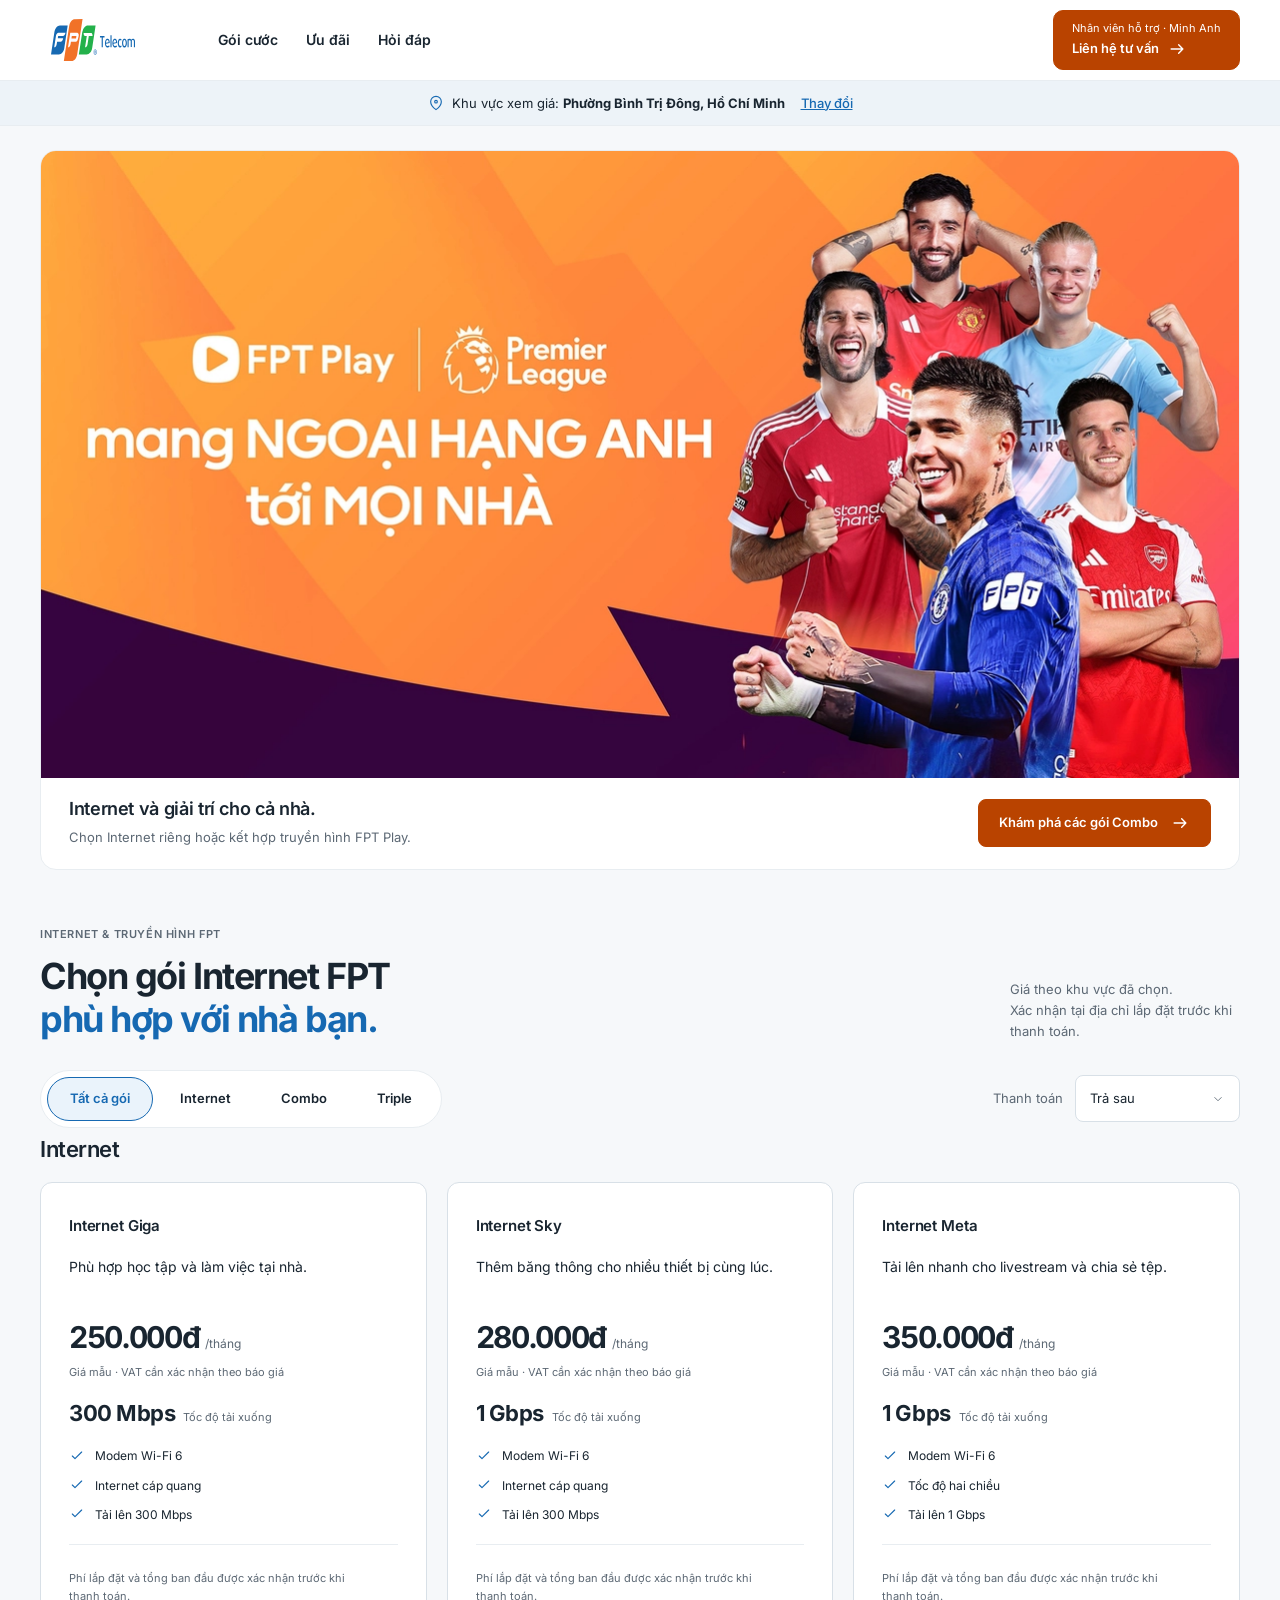
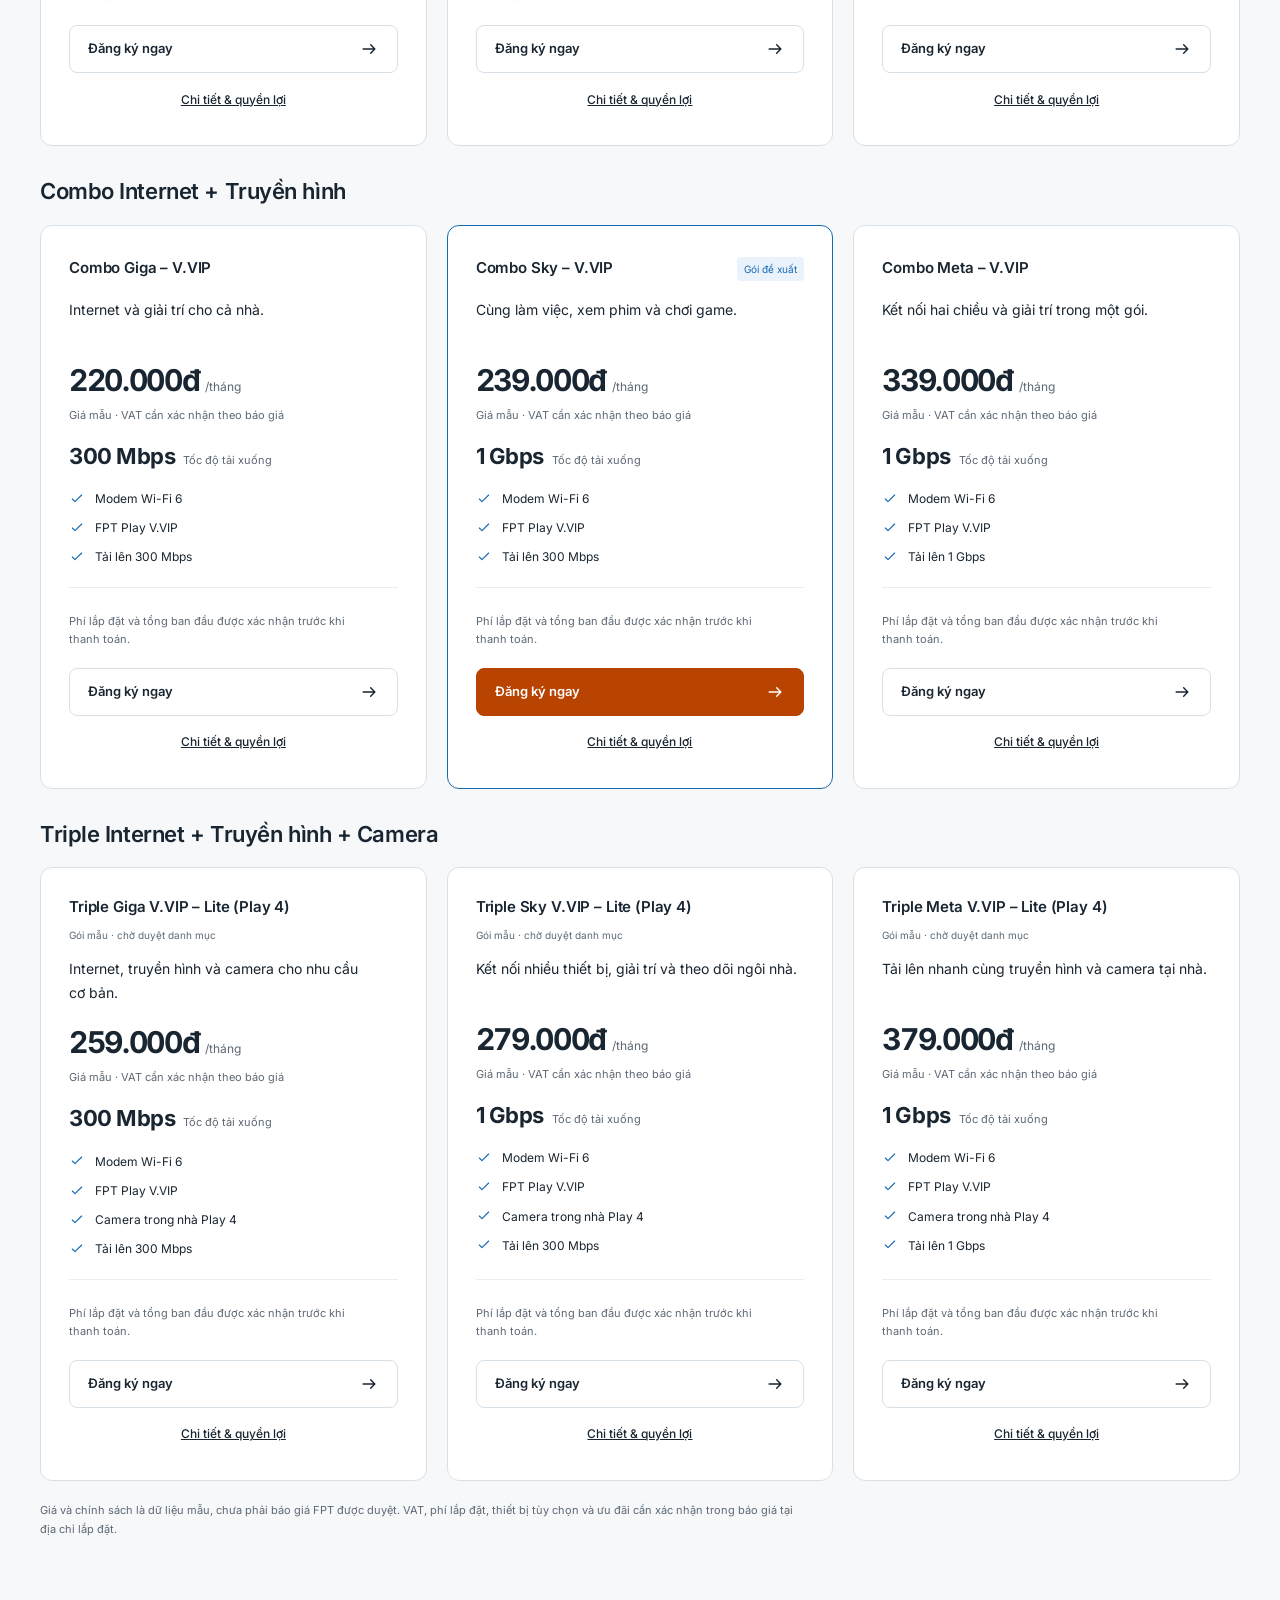
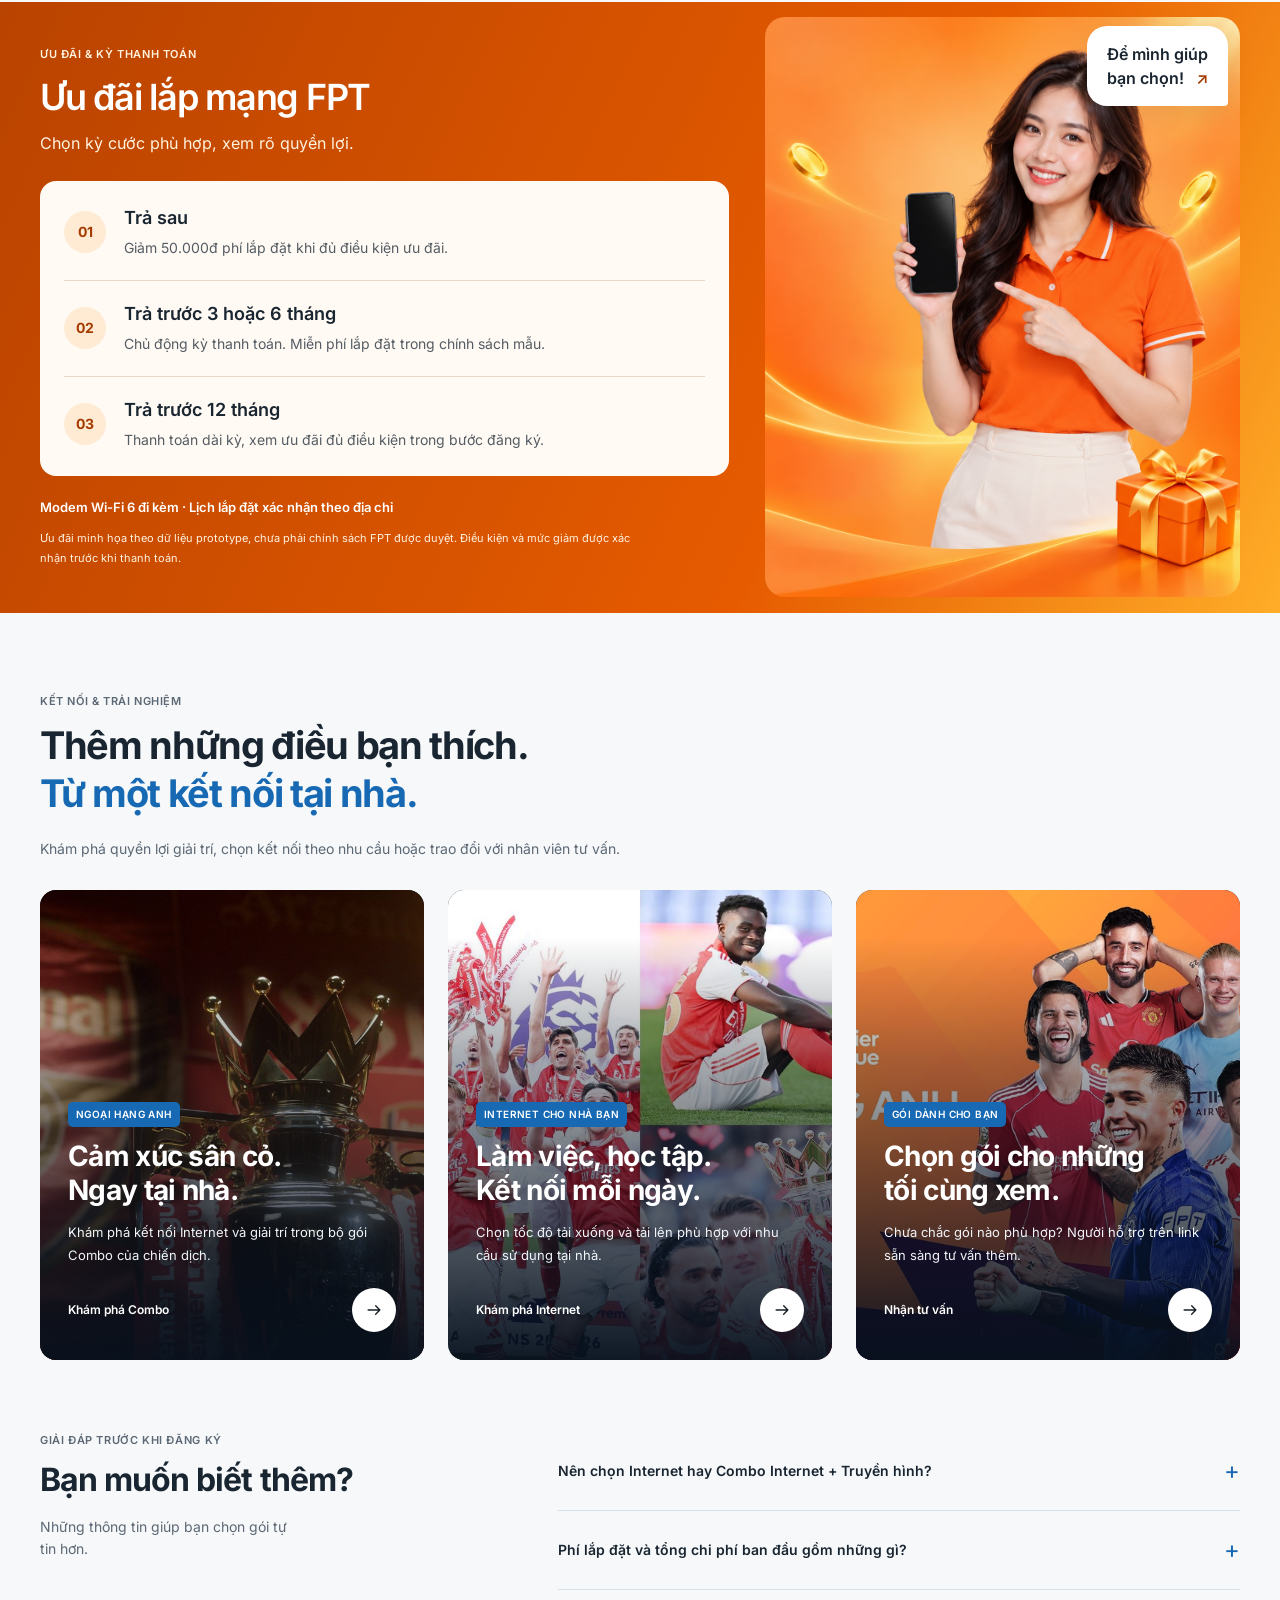
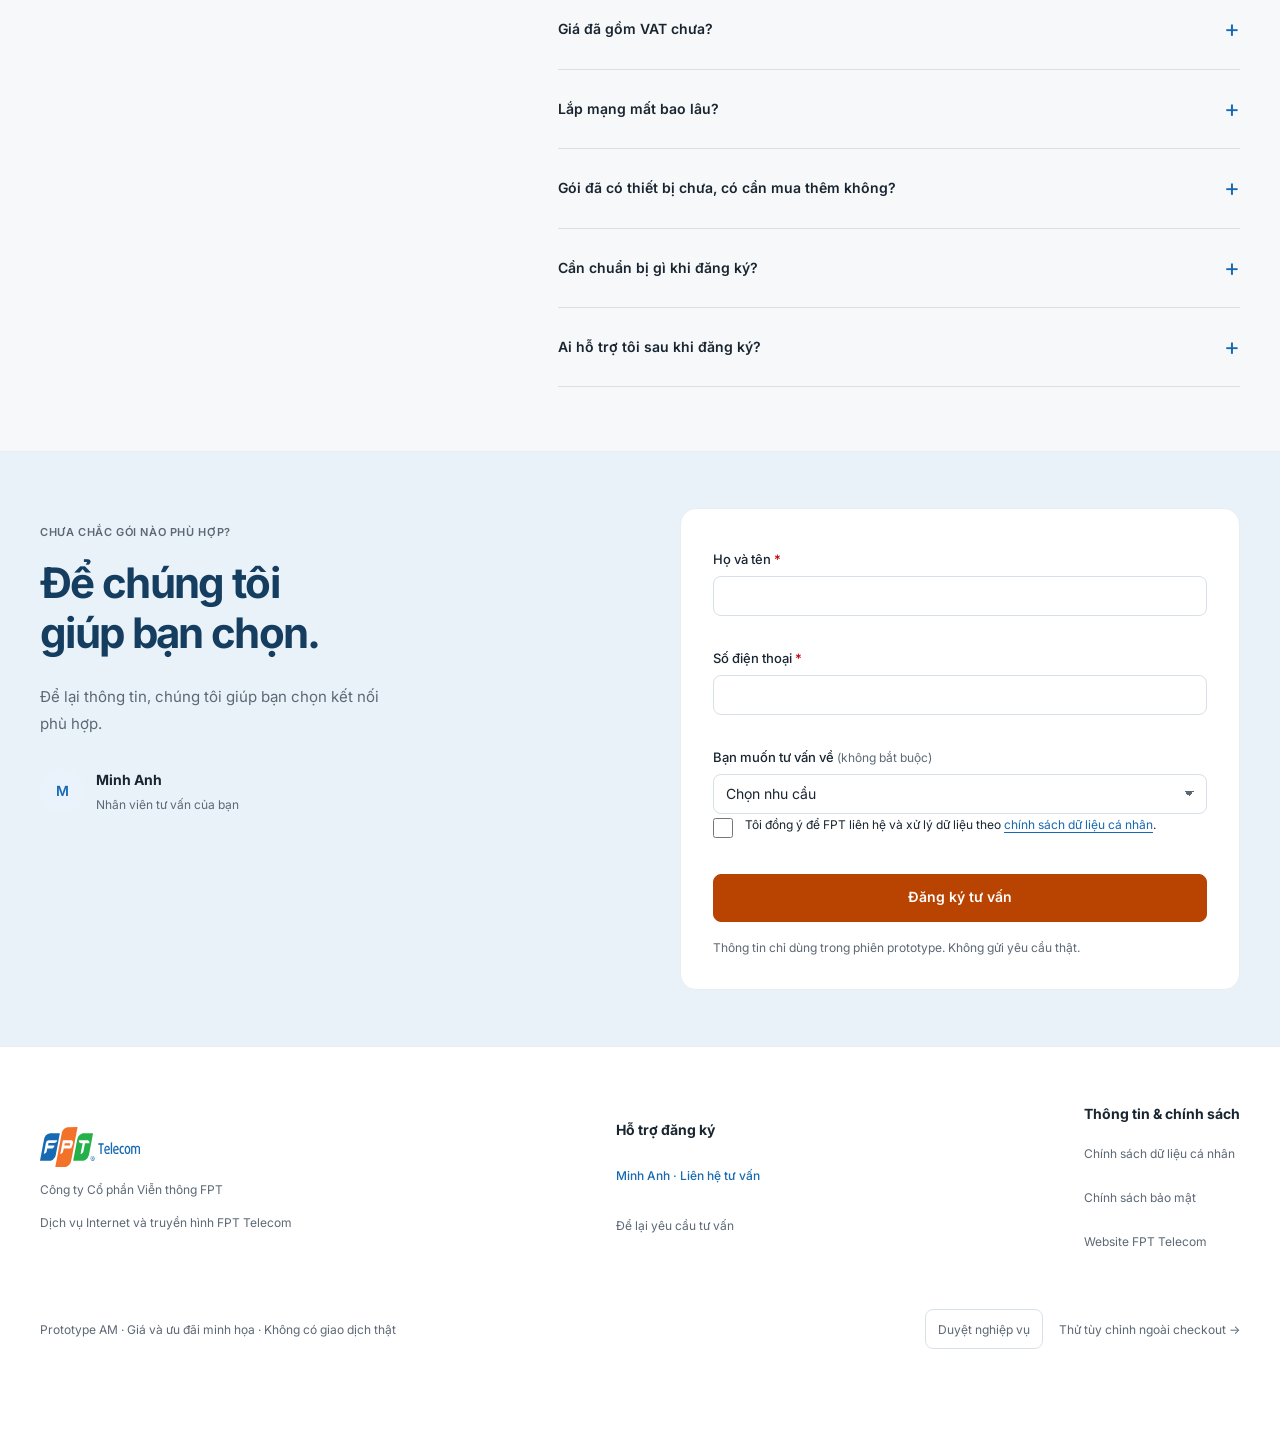
<file: index.html>
<!doctype html>
<html lang="vi"><head><meta charset="utf-8"><meta name="viewport" content="width=device-width,initial-scale=1,viewport-fit=cover"><meta name="description" content="FPT Telecom AM — Chọn gói, xem rõ chi phí và đăng ký trong hai bước. Prototype chiến dịch."><title>FPT Telecom · Kết nối cho mọi nhà</title><link rel="icon" href="assets/fpt-logo.svg" type="image/svg+xml"><link rel="stylesheet" href="storefront.css"><link rel="stylesheet" href="checkout.css"><link rel="stylesheet" href="clean.css"><link rel="stylesheet" href="v3.css"></head>
<body data-concept="1" data-clean="true" data-checkout-layout="two" data-sales-flow="standard"><div id="app"></div><noscript>Vui lòng bật JavaScript để xem gói dịch vụ và đăng ký.</noscript><script src="offers.js"></script><script src="commerce.js"></script><script src="campaign.js"></script><script src="home.js"></script><script src="storefront.js"></script><script src="checkout.js"></script><script src="interactions.js"></script></body></html>
</file>
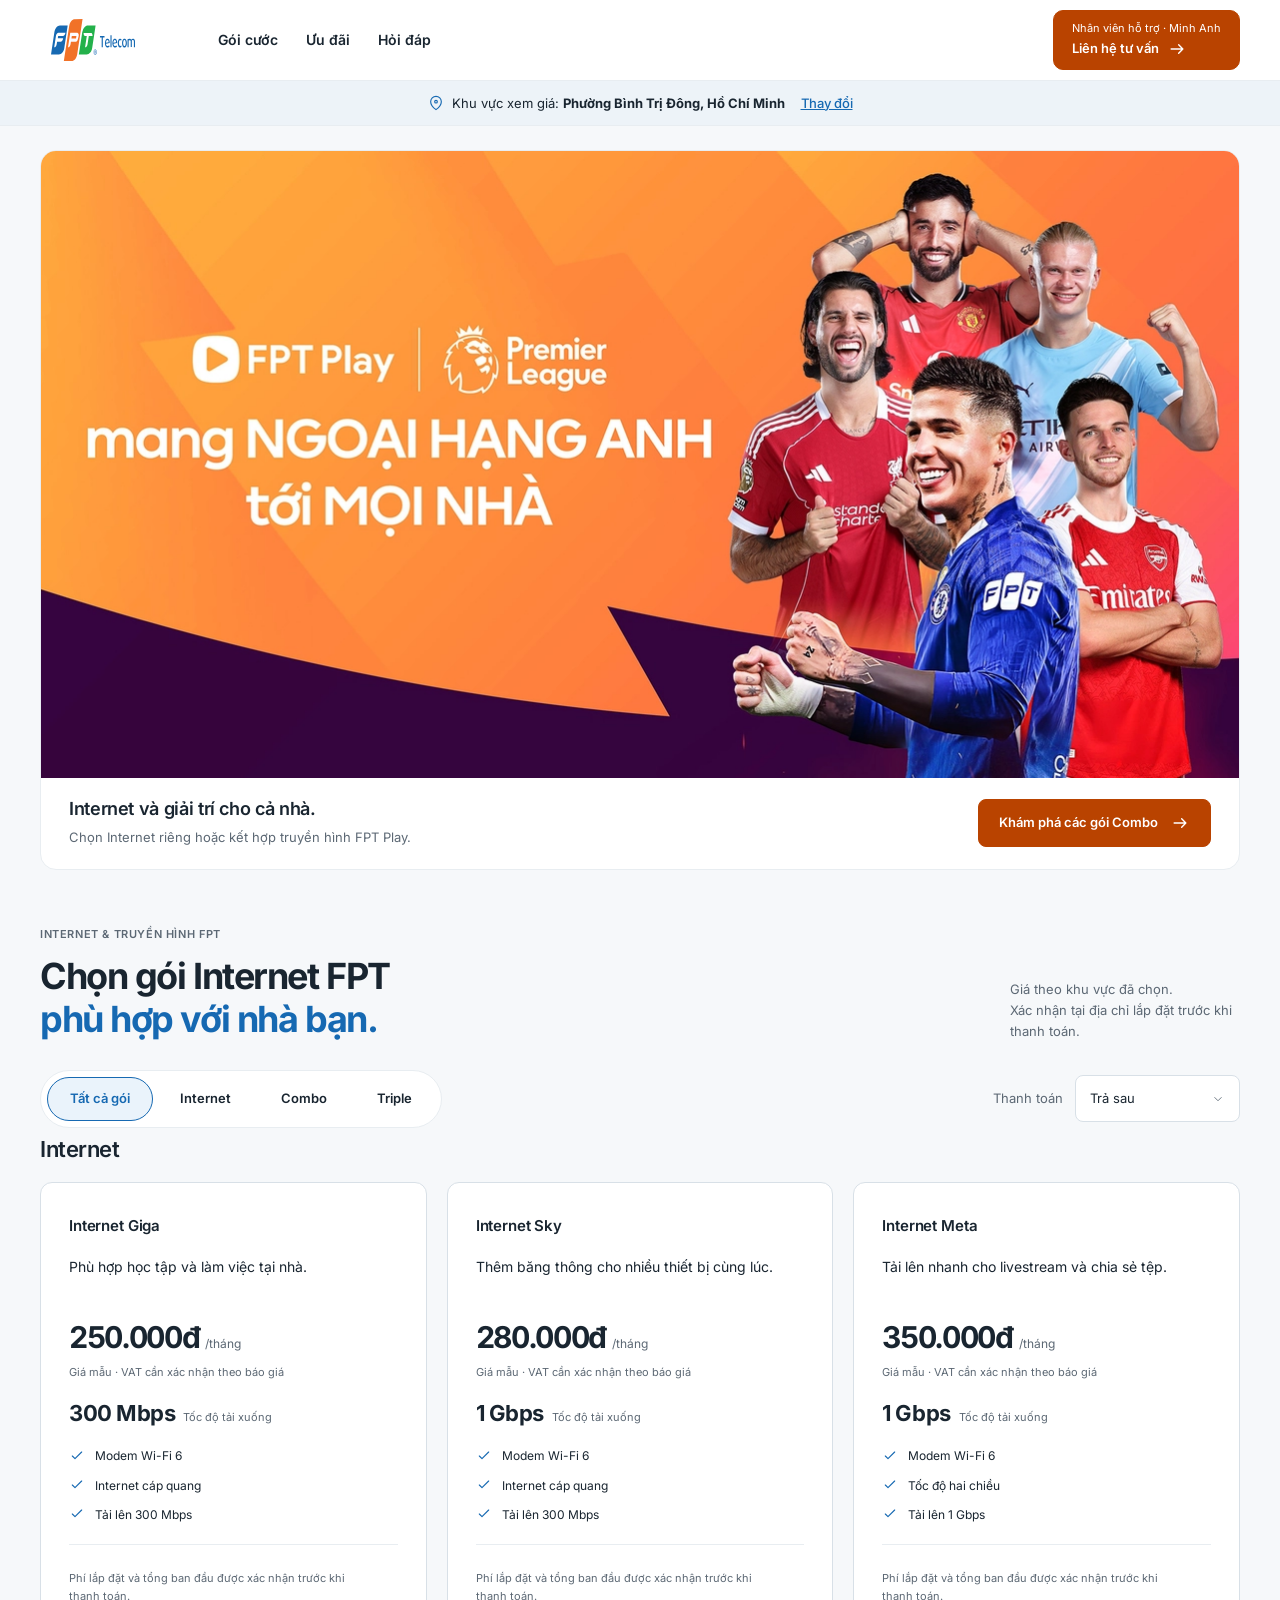
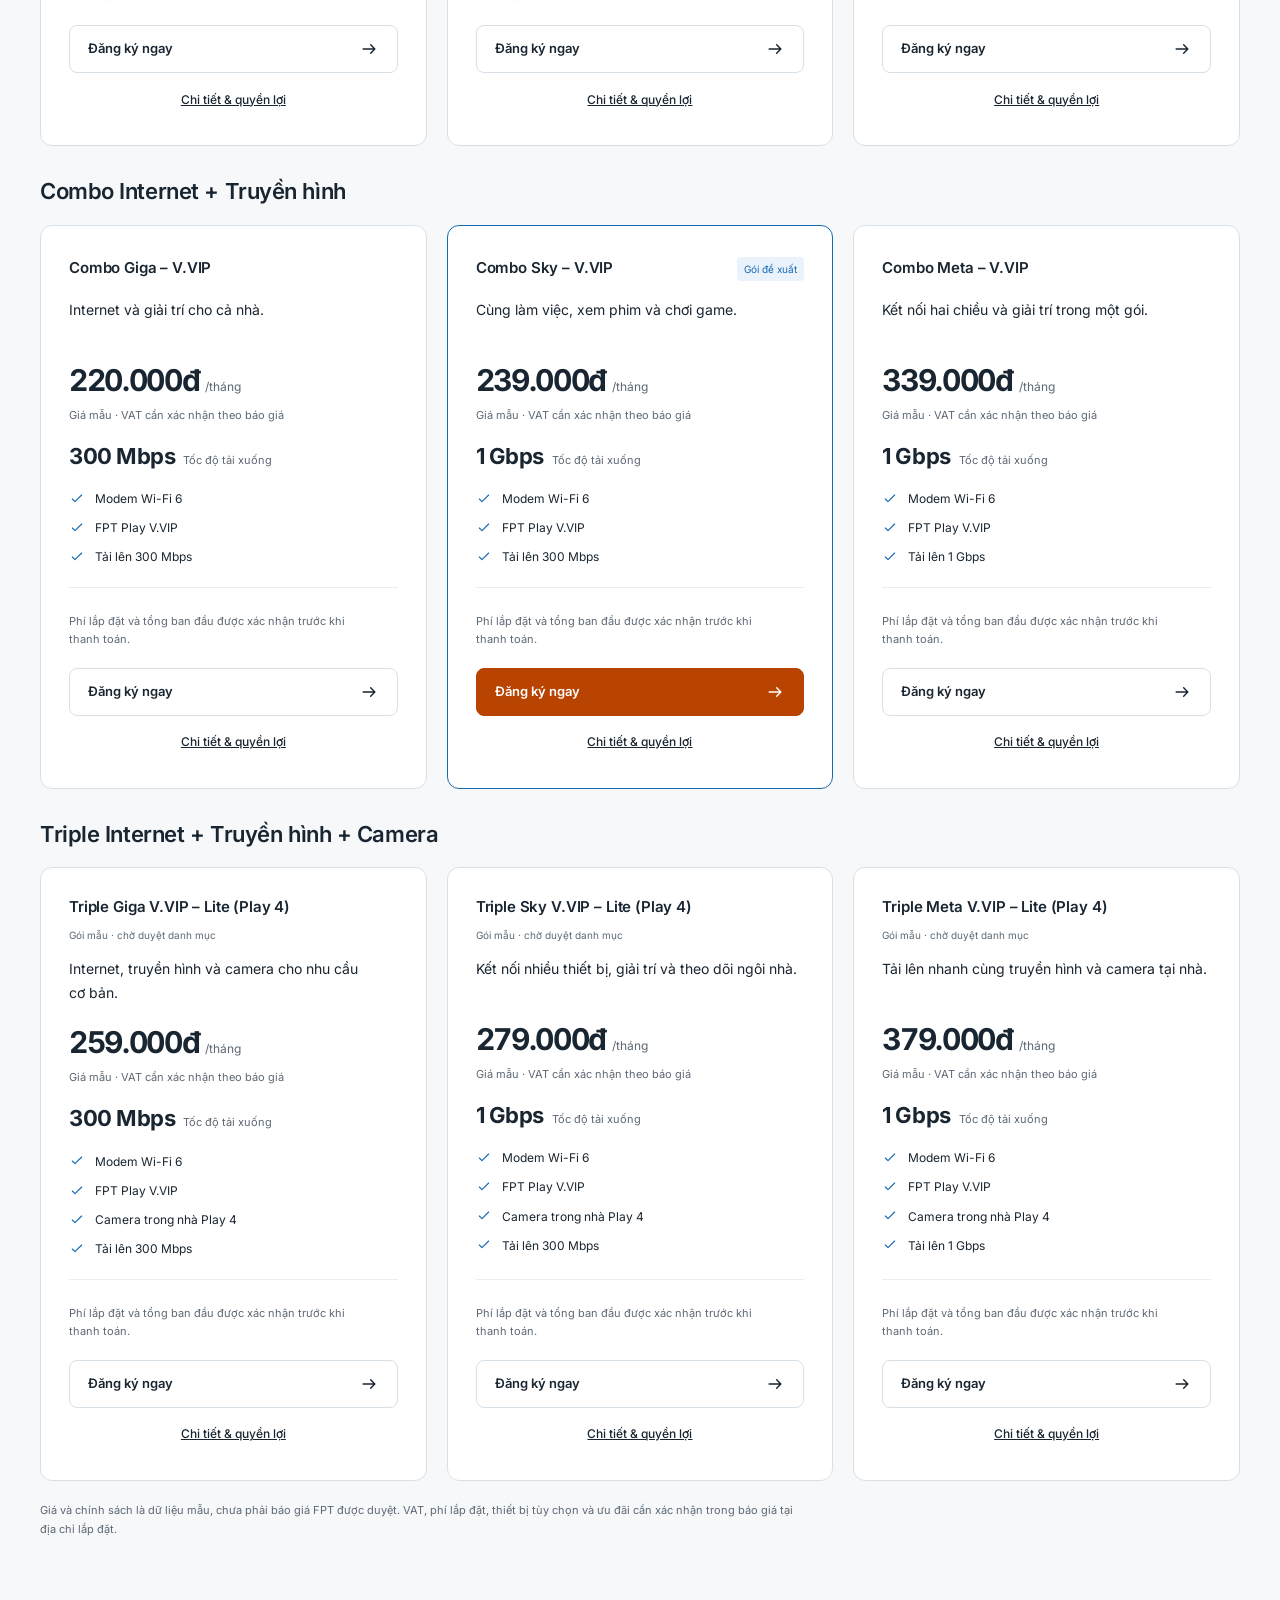
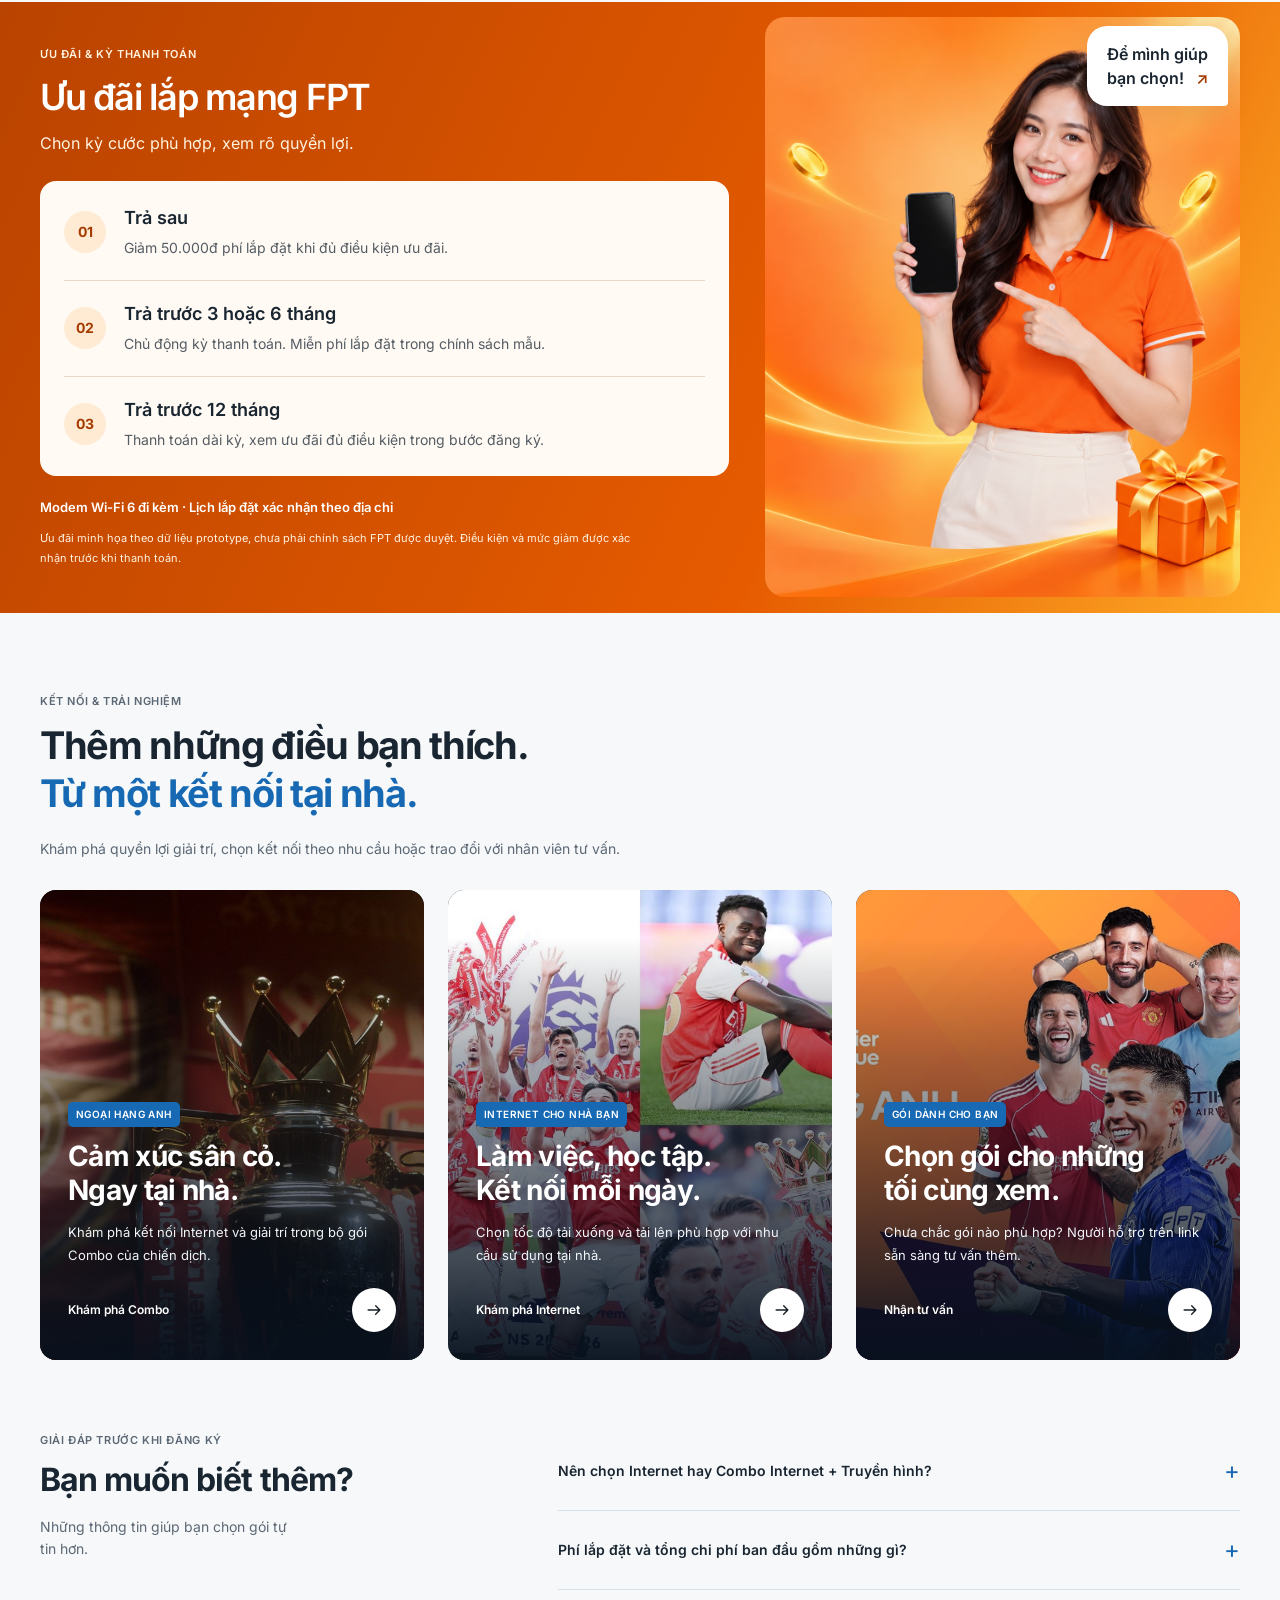
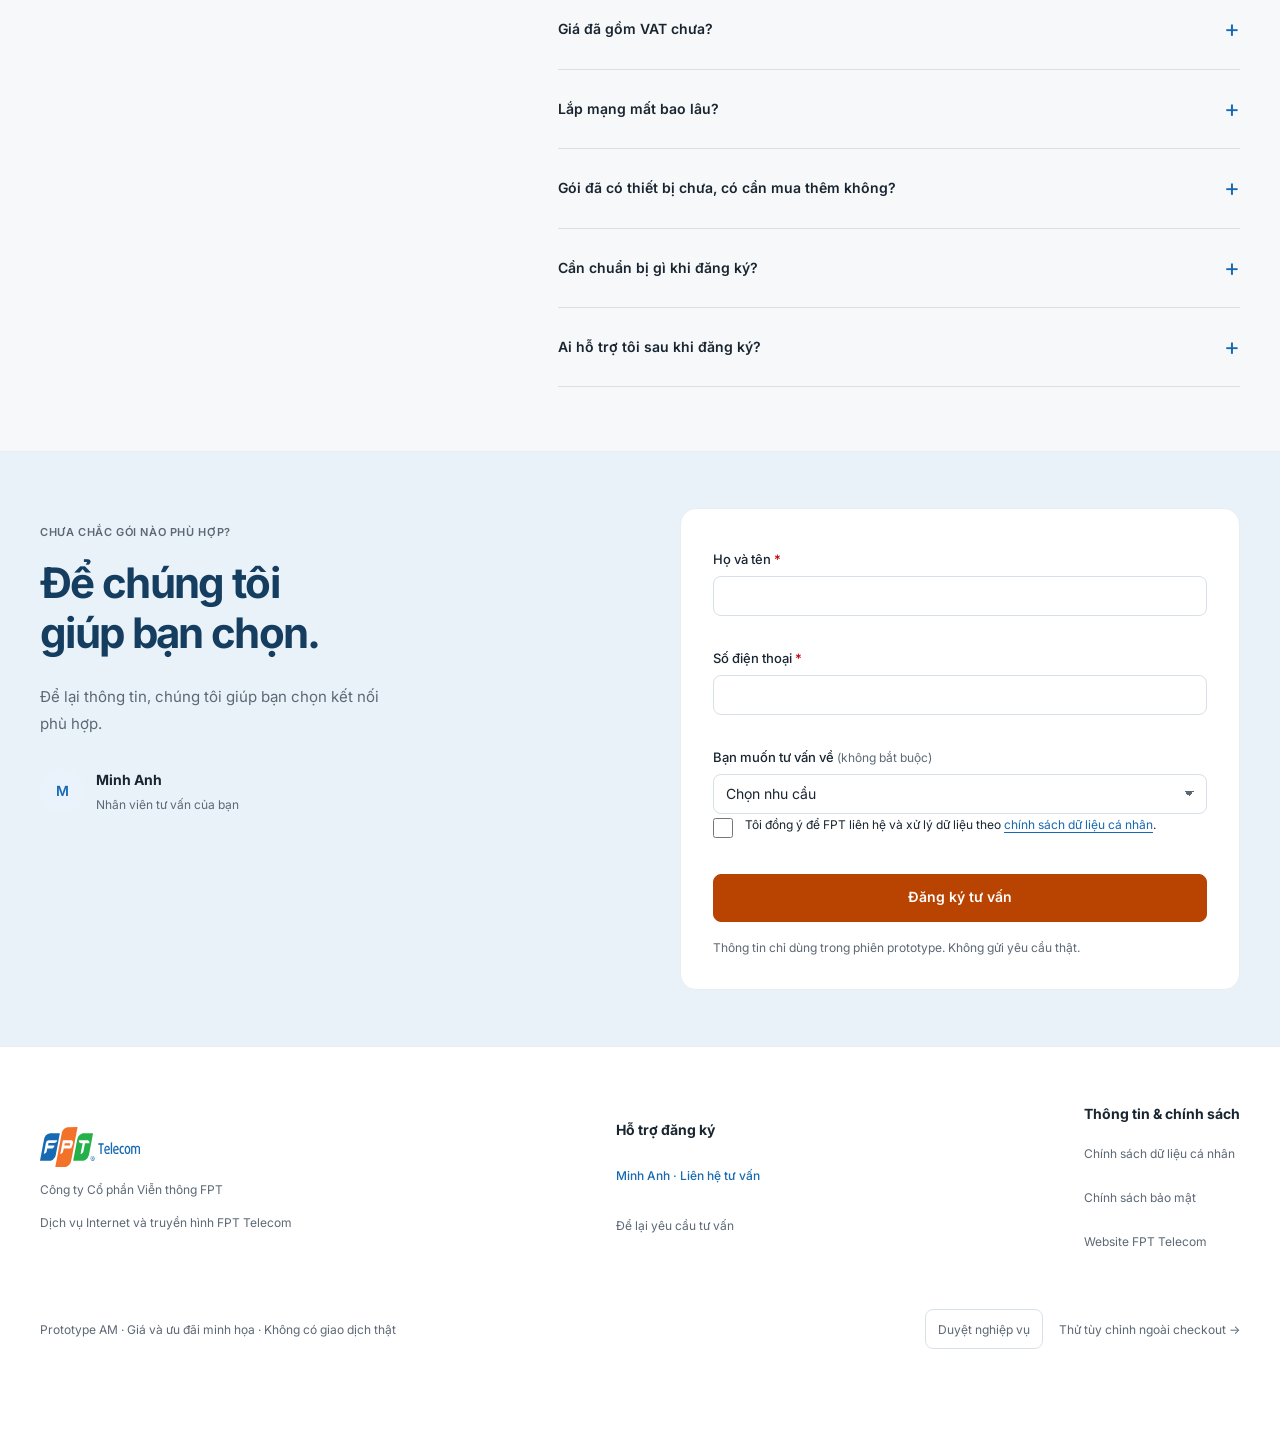
<file: classic.html>
<!doctype html>
<html lang="vi"><head><meta charset="utf-8"><meta name="viewport" content="width=device-width,initial-scale=1,viewport-fit=cover"><meta name="description" content="FPT Telecom AM — Chọn gói, xem rõ chi phí và đăng ký trong hai bước. Prototype chiến dịch."><title>FPT Telecom · Kết nối cho mọi nhà</title><link rel="icon" href="assets/fpt-logo.svg" type="image/svg+xml"><link rel="stylesheet" href="storefront.css"><link rel="stylesheet" href="checkout.css"><link rel="stylesheet" href="clean.css"><link rel="stylesheet" href="v3.css"></head>
<body data-concept="1" data-clean="true" data-checkout-layout="two"><div id="app"></div><noscript>Vui lòng bật JavaScript để xem gói dịch vụ và đăng ký.</noscript><script src="offers.js"></script><script src="commerce.js"></script><script src="campaign.js"></script><script src="home.js"></script><script src="storefront.js"></script><script src="checkout.js"></script><script src="interactions.js"></script></body></html>
</file>
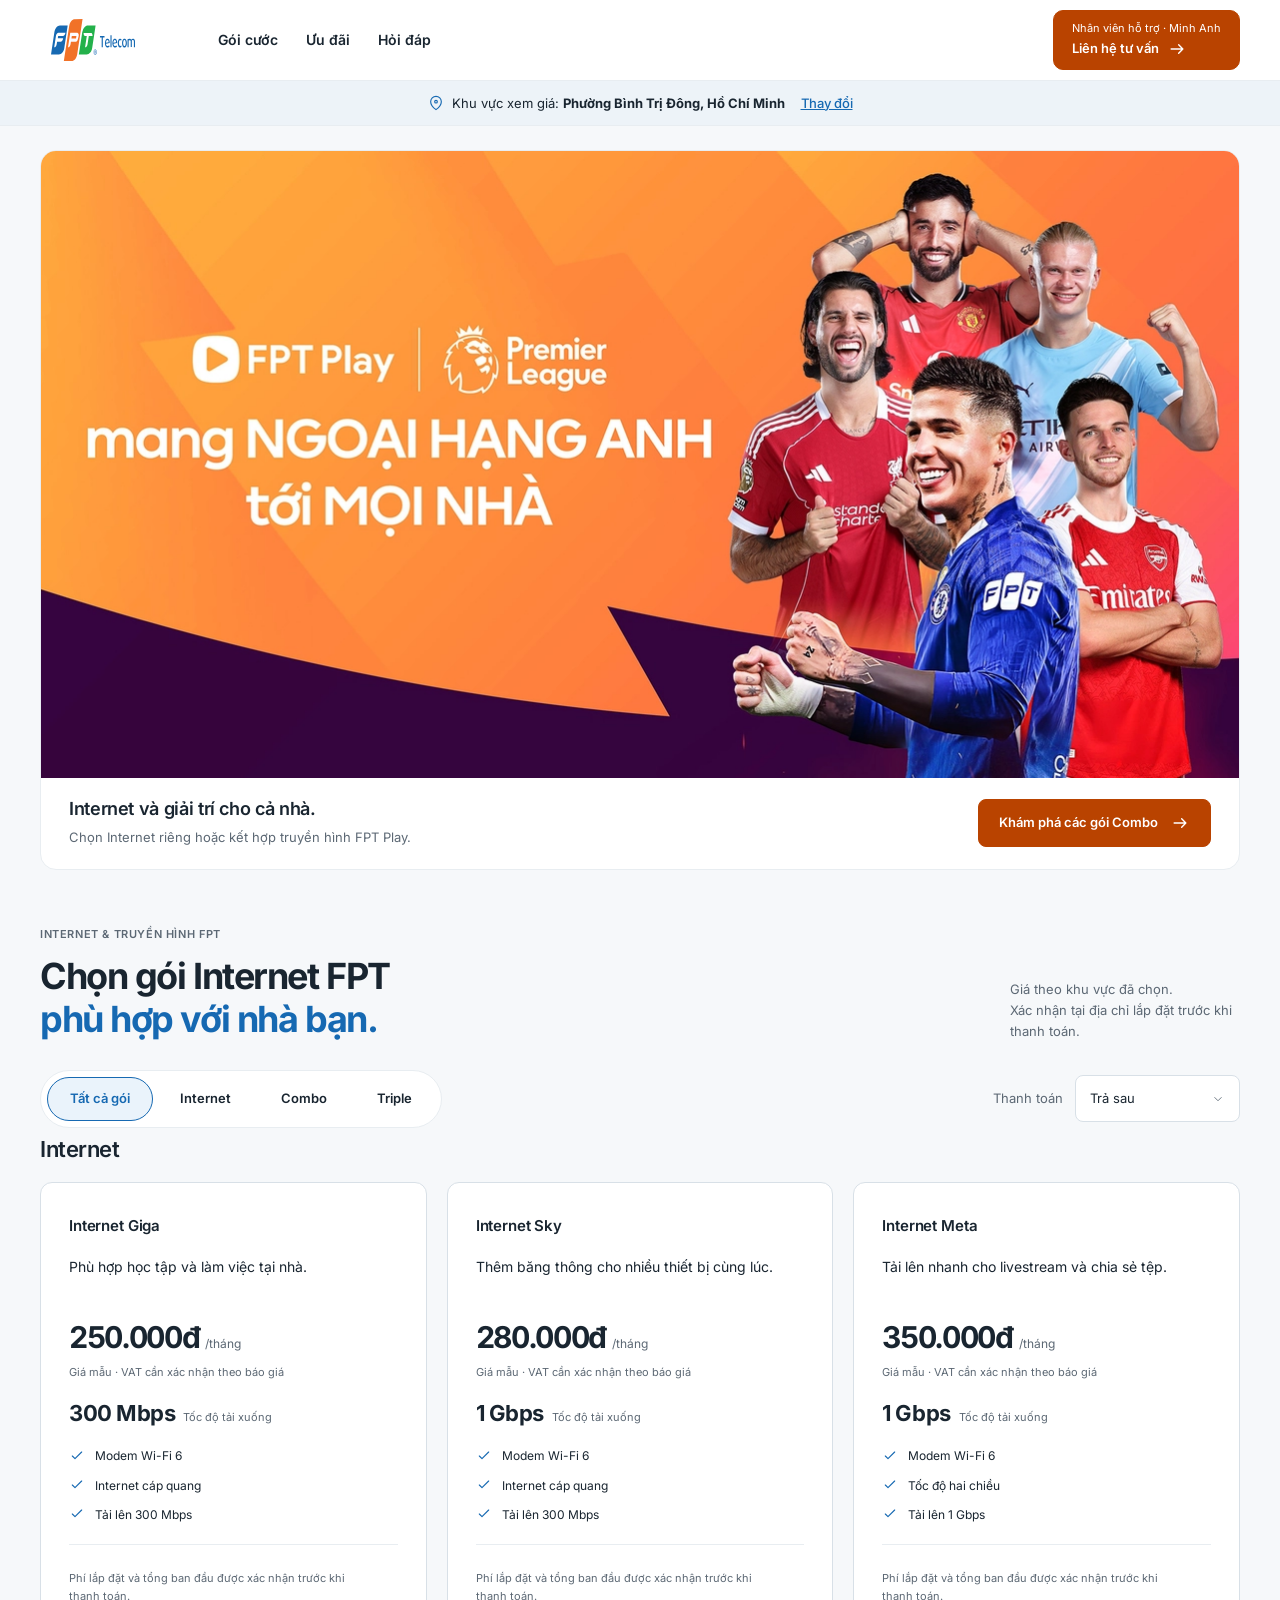
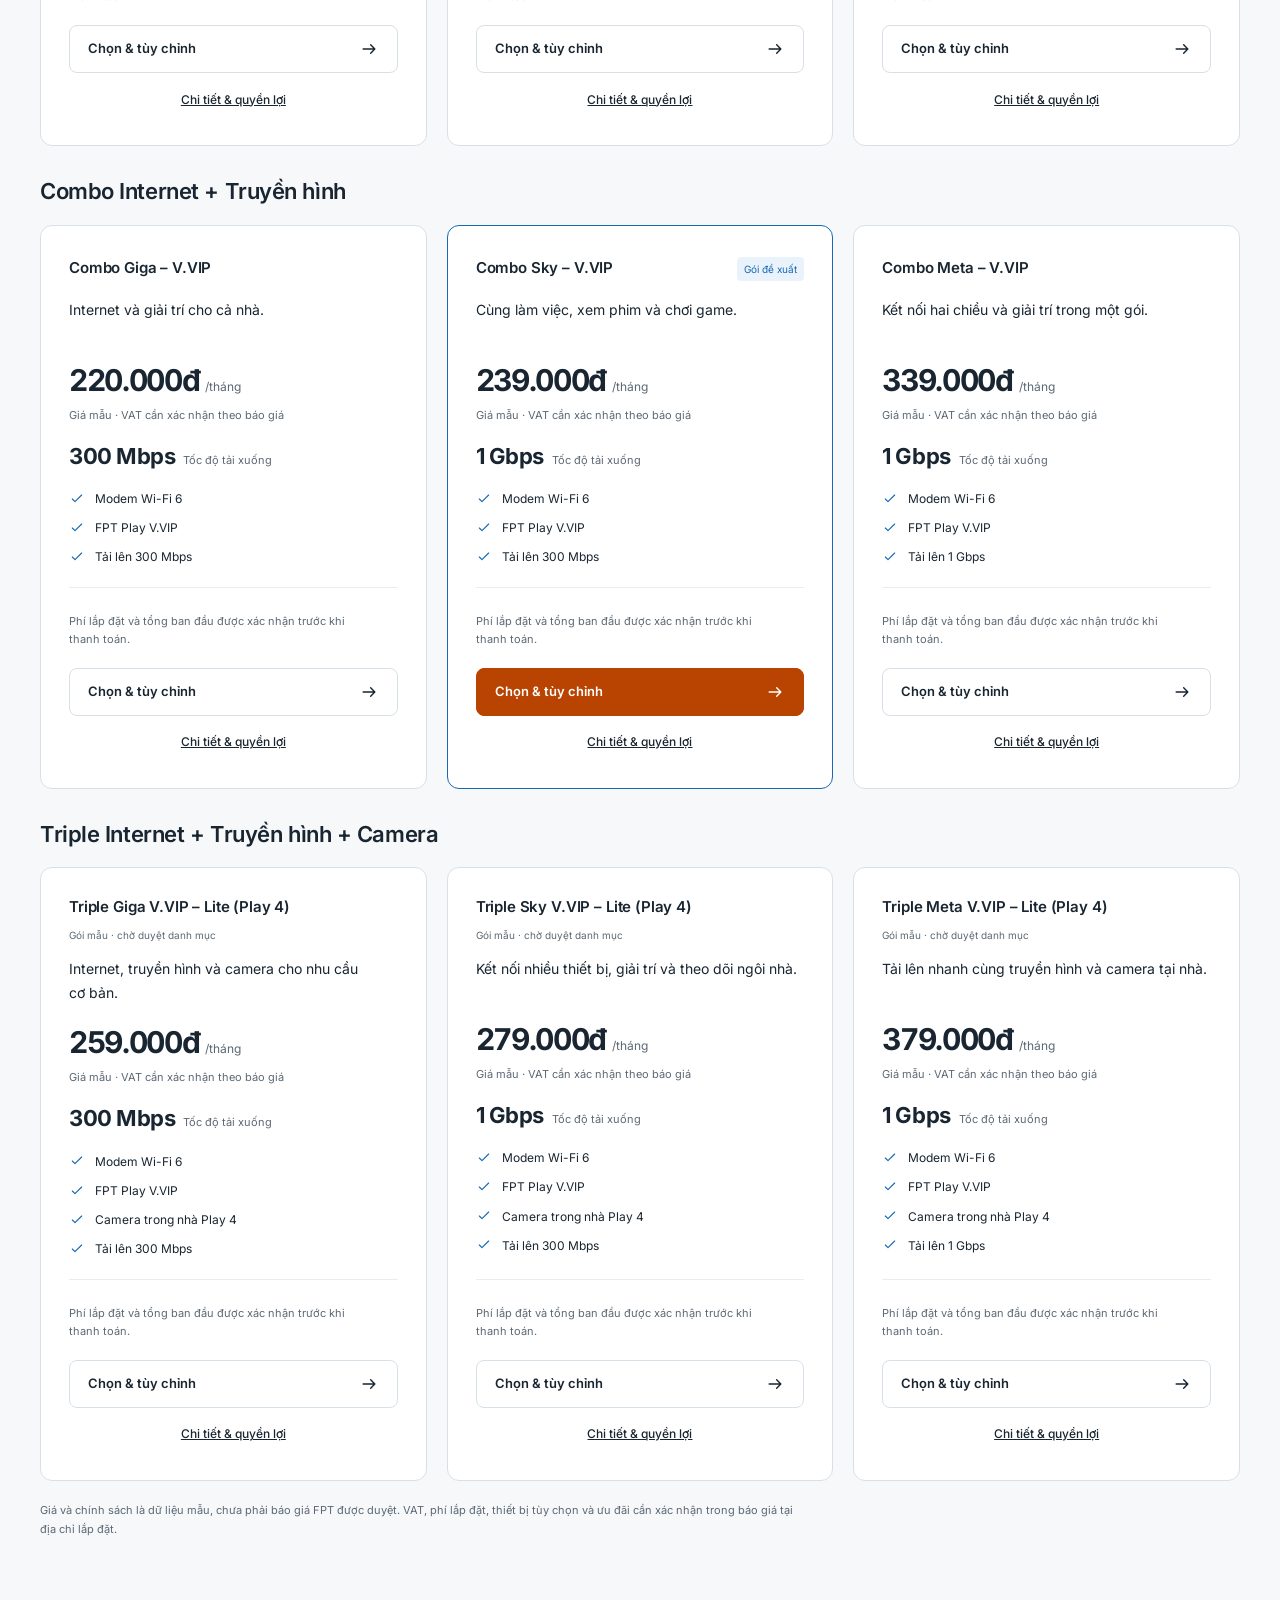
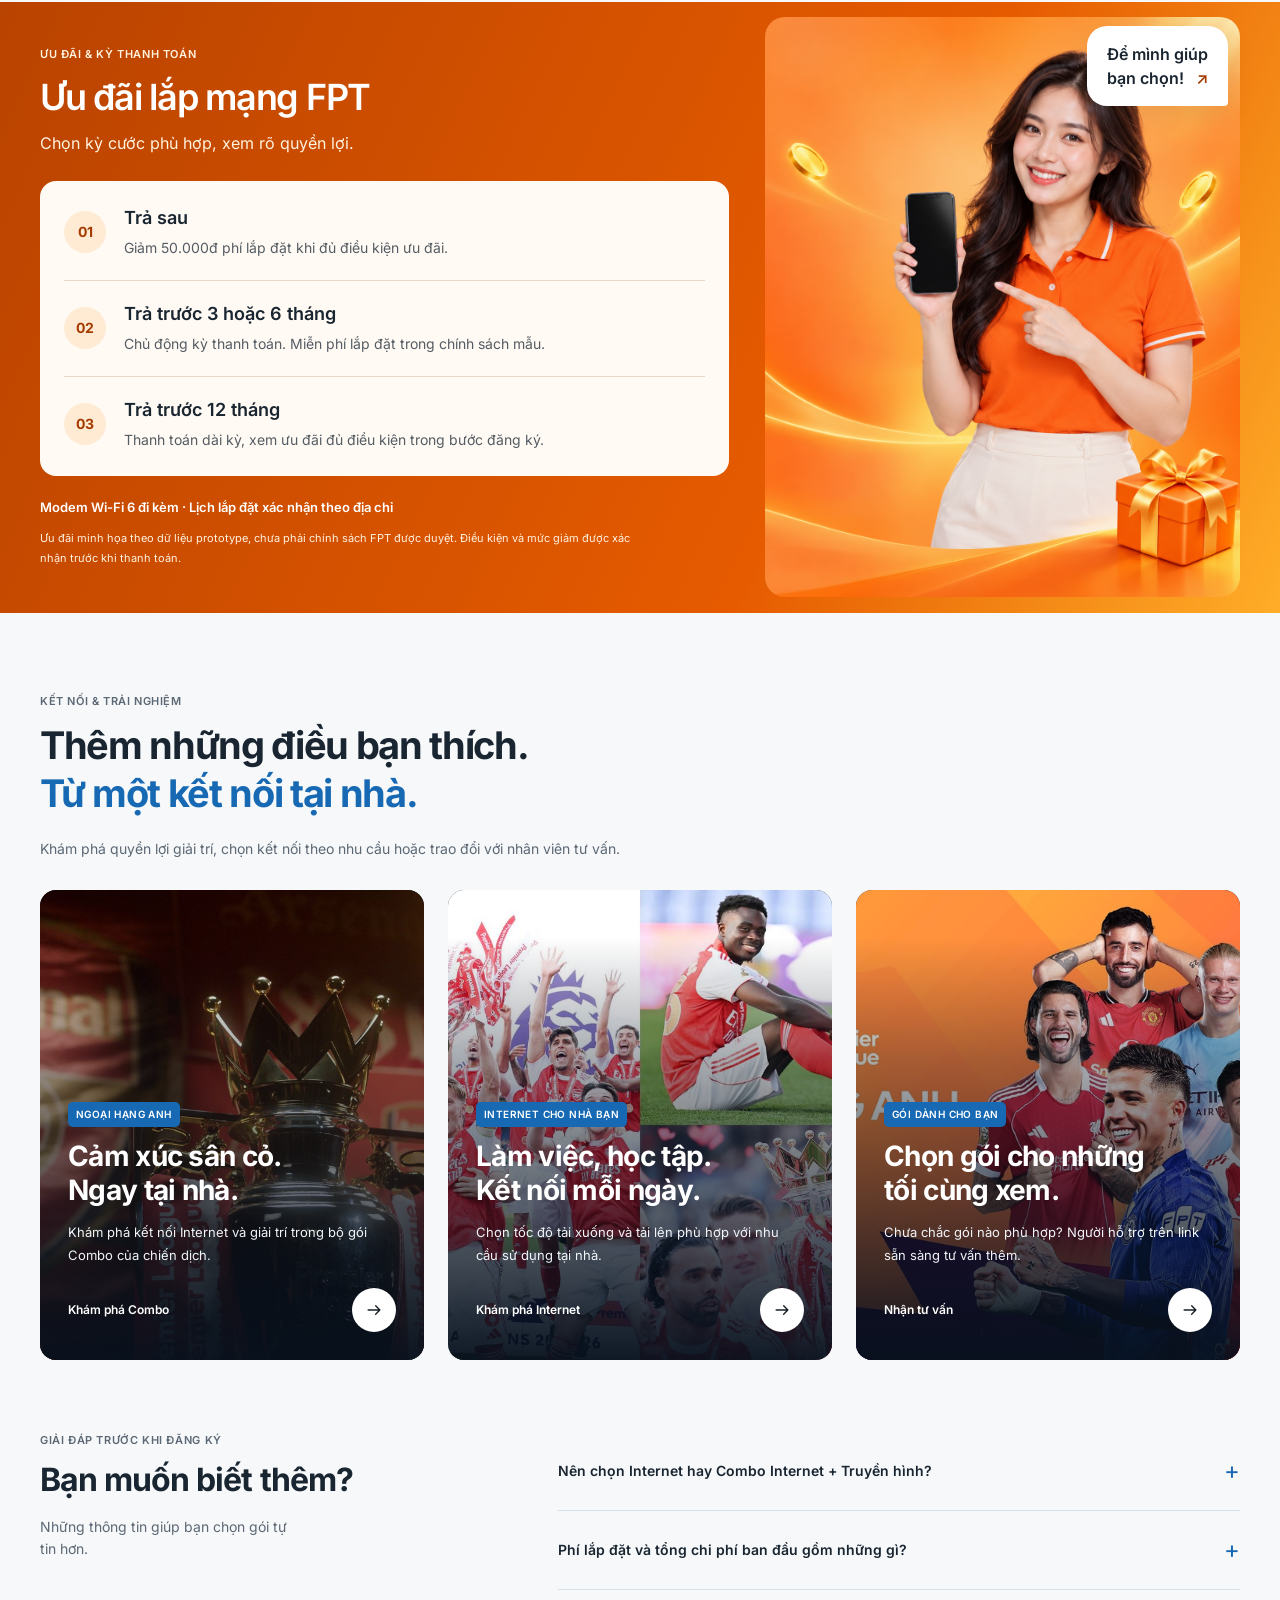
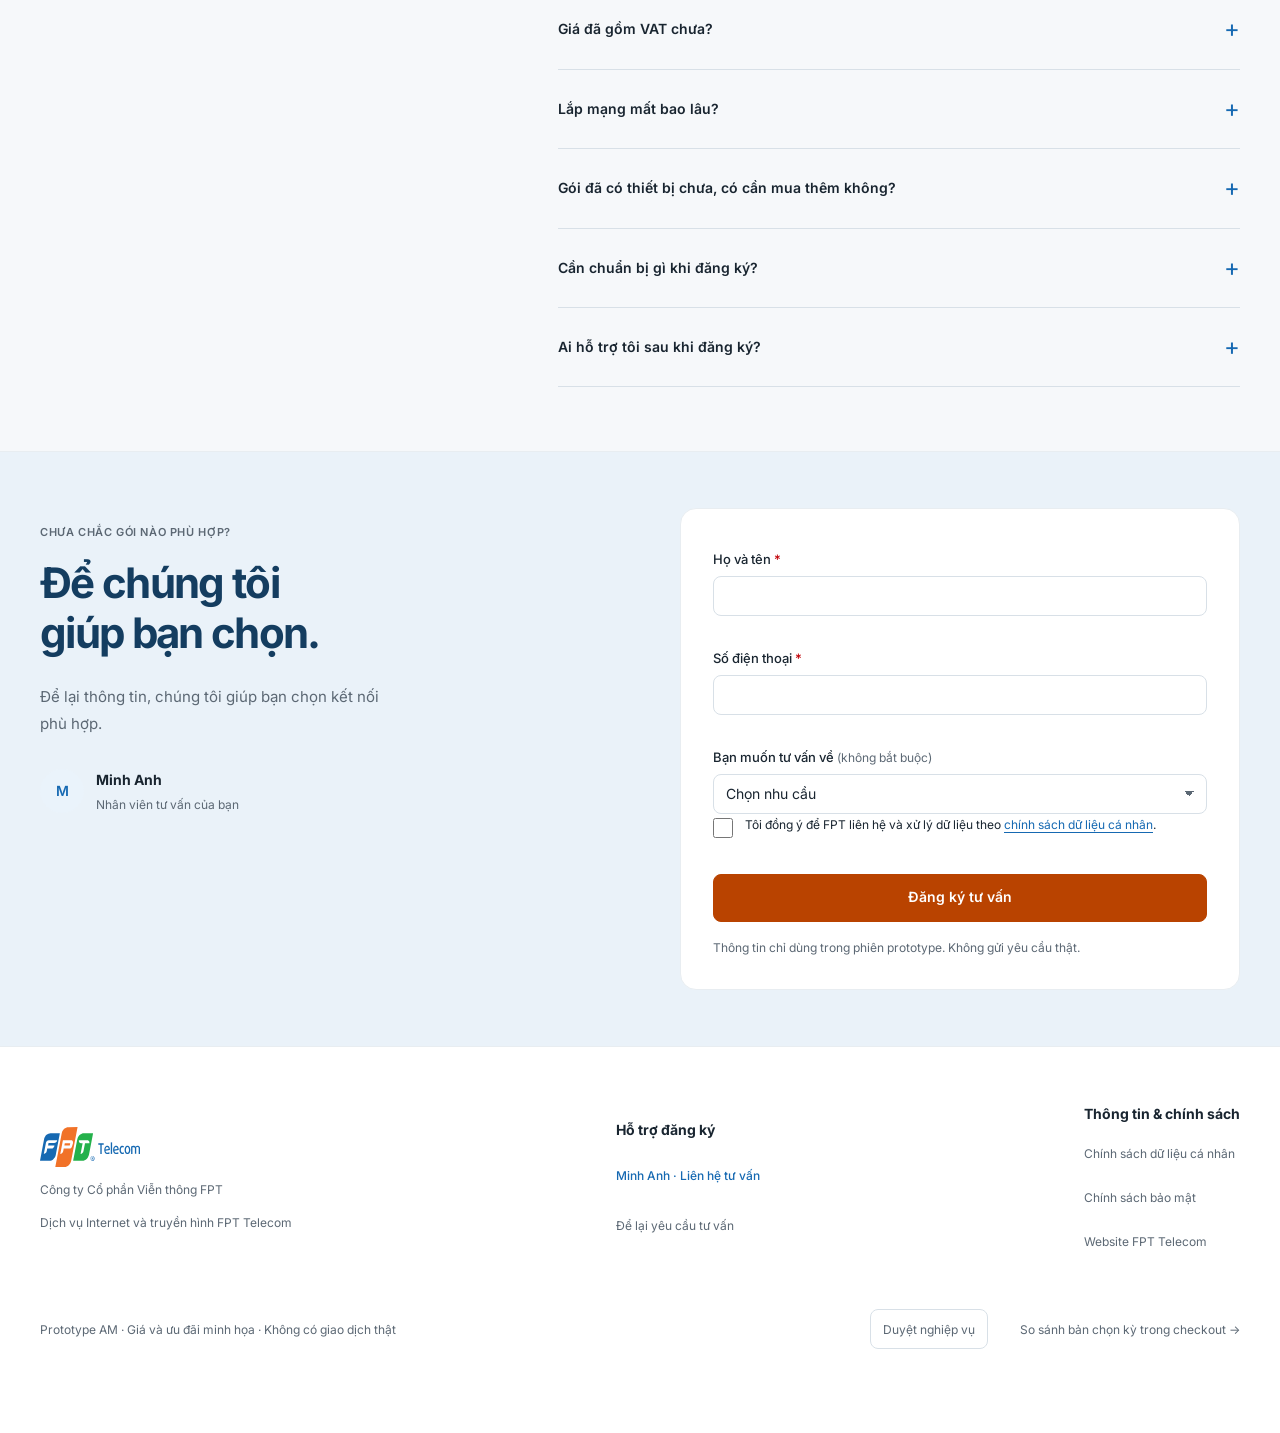
<file: outside.html>
<!doctype html>
<html lang="vi"><head><meta charset="utf-8"><meta name="viewport" content="width=device-width,initial-scale=1,viewport-fit=cover"><meta name="description" content="FPT Telecom AM — Chọn gói, xem rõ chi phí và đăng ký trong hai bước. Prototype chiến dịch."><title>FPT Telecom · Kết nối cho mọi nhà</title><link rel="icon" href="assets/fpt-logo.svg" type="image/svg+xml"><link rel="stylesheet" href="storefront.css"><link rel="stylesheet" href="checkout.css"><link rel="stylesheet" href="clean.css"><link rel="stylesheet" href="v3.css"><link rel="stylesheet" href="builder.css"></head>
<body data-concept="1" data-clean="true" data-checkout-layout="one" data-outside="true"><div id="app"></div><noscript>Vui lòng bật JavaScript để xem gói dịch vụ và đăng ký.</noscript><script src="offers.js"></script><script src="commerce.js"></script><script src="campaign.js"></script><script src="home.js"></script><script src="storefront.js"></script><script src="checkout.js"></script><script src="builder.js"></script><script src="interactions.js"></script></body></html>
</file>
<file: storefront.css>
/* Brand colors and type. Light themes; concept 2 has a charcoal hero only. */
@font-face{font-family:Inter;src:url('assets/inter-400.ttf') format('truetype');font-weight:400;font-display:swap}
@font-face{font-family:Inter;src:url('assets/inter-500.ttf') format('truetype');font-weight:500;font-display:swap}
@font-face{font-family:Inter;src:url('assets/inter-600.ttf') format('truetype');font-weight:600;font-display:swap}
@font-face{font-family:Inter;src:url('assets/inter-700.ttf') format('truetype');font-weight:700;font-display:swap}
@font-face{font-family:Nunito;src:url('assets/nunito-vietnamese.woff2') format('woff2');font-weight:400 800;font-display:swap;unicode-range:U+0102-0103,U+0110-0111,U+0128-0129,U+0168-0169,U+01A0-01A1,U+01AF-01B0,U+0300-0301,U+0303-0304,U+0308-0309,U+0323,U+0329,U+1EA0-1EF9,U+20AB}
@font-face{font-family:Nunito;src:url('assets/nunito-latin.woff2') format('woff2');font-weight:400 800;font-display:swap}
:root{--primary:#B94200;--primary-hover:#A83C00;--primary-light:#FFF3EB;--surface:#FFFFFF;--background:#F5F6F8;--foreground:#202630;--muted:#59616C;--border:#EFF0F2;--border-strong:#DDE0E5;--secondary:#E7E8EC;--button-hover:#F1F1F3;--error:#C10007;--success:#007A55;--success-bg:#ECFDF5;--warning:#945000;--warning-bg:#FFF7E8;--charcoal:#181E26;--on-dark:#F6F7FA;--dark-muted:#C3CAD4;--app-font:Inter,Arial,sans-serif;--radius-lg:24px;--radius:16px;--radius-sm:12px;--radius-xs:8px;color-scheme:light}
*{box-sizing:border-box;--scrollbar-thumb:transparent}*:hover{--scrollbar-thumb:color-mix(in srgb,var(--foreground) 22%,transparent)}::-webkit-scrollbar{width:4px;height:4px}::-webkit-scrollbar-track{background:transparent}::-webkit-scrollbar-thumb{background:var(--scrollbar-thumb);border-radius:999px}html{scroll-behavior:smooth;scroll-padding-top:100px}body{margin:0;background:var(--surface);color:var(--foreground);font:14px/1.6 var(--app-font);-webkit-font-smoothing:antialiased}button,input,select,textarea{font:inherit;color:inherit}button{cursor:pointer}a{color:inherit;text-decoration:none}button,a,input,select,textarea{transition:background-color .2s,color .2s,border-color .2s}button{border:0}button:focus-visible,a:focus-visible{outline:2px solid var(--primary);outline-offset:4px}input:focus,select:focus,textarea:focus{outline:none;border-color:var(--primary);box-shadow:0 0 0 2px color-mix(in srgb,var(--primary) 12%,transparent)}p,h1,h2,h3,ul{margin:0}h1,h2,h3{line-height:1.2;font-weight:600;text-wrap:balance}p{text-wrap:pretty}img{display:block;max-width:100%}svg{flex-shrink:0;vertical-align:middle}[hidden]{display:none!important}.container{width:min(1200px,calc(100% - 80px));margin-inline:auto}.muted{color:var(--muted)}.eyebrow{font-size:12px;font-weight:600;letter-spacing:.08em}.demo-note{font-size:12px;color:var(--muted);margin-top:16px}.text-link{color:var(--primary);display:inline-block;padding-block:8px}.text-link:hover{text-decoration:underline}.button{display:inline-flex;align-items:center;justify-content:center;gap:12px;min-height:44px;padding:12px 20px;border:1px solid transparent;border-radius:var(--radius-sm);font-weight:600;line-height:1.35;text-align:center;max-width:100%;overflow-wrap:anywhere}.button.primary{background:var(--primary);color:var(--surface)}.button.primary:hover{background:var(--primary-hover)}.button.outline{background:var(--surface);border-color:var(--border-strong)}.button.outline:hover{background:var(--button-hover)}.button:disabled{cursor:not-allowed;background:var(--secondary);border-color:var(--secondary);color:var(--muted)}.text-button{background:transparent;display:inline-flex;align-items:center;justify-content:center;gap:8px;padding:8px 0;min-height:40px;color:var(--primary);font-weight:500;text-align:left}.text-button:hover{text-decoration:underline}.icon-button{width:40px;height:40px;border-radius:var(--radius-sm);display:inline-grid;place-items:center;background:transparent;flex-shrink:0}.icon-button:hover{background:var(--button-hover)}.skip-link{position:fixed;top:8px;left:16px;transform:translateY(-160%);background:var(--foreground);color:var(--surface);padding:12px;z-index:100}.skip-link:focus{transform:translateY(0)}
.header{position:sticky;top:0;z-index:20;background:var(--surface);border-bottom:1px solid var(--border)}.header-inner{height:80px;display:flex;align-items:center;justify-content:space-between;gap:24px}.brand{display:inline-flex;align-items:center;flex-shrink:0}.brand img{width:106px;height:42px;object-fit:contain}.header nav a{display:inline-block;padding:12px 0;color:var(--muted)}.header nav a:hover{color:var(--foreground)}.header .button{font-size:13px}.hero-section{background:var(--surface)}.hero{display:grid;grid-template-columns:1.1fr .9fr;align-items:center;gap:64px;padding-block:64px}.hero h1{font-size:clamp(36px,4.4vw,58px);letter-spacing:-.045em;line-height:1.15;margin:20px 0 24px}.hero h1 span{color:var(--primary)}.hero-description{max-width:460px;color:var(--muted);font-size:16px;line-height:1.8}.hero-cta{margin-top:28px}.banner-context{margin-top:20px;color:var(--muted);font-size:12px}.minimal-note{padding:32px;border-radius:var(--radius-lg);background:var(--background);max-width:340px;justify-self:end;width:100%;position:relative}.note-icon{display:inline-grid;place-items:center;width:48px;height:48px;border-radius:var(--radius-sm);background:var(--surface);color:var(--primary);margin-bottom:24px}.note-icon svg{width:26px;height:26px}.minimal-note>strong{display:block;font-size:24px;line-height:1.35;font-weight:500;letter-spacing:-.02em}.minimal-note p{color:var(--muted);margin:16px 0 24px}.note-line{display:flex;justify-content:space-between;border-top:1px solid var(--border-strong);padding-top:16px;font-size:12px}.hero-visual{position:relative;min-width:0;aspect-ratio:1.12;border-radius:var(--radius-lg);overflow:hidden;background:var(--background)}.hero-visual>img{height:100%;width:100%;object-fit:cover}.hero-advisor{display:flex;align-items:center;gap:12px;position:absolute;bottom:20px;left:20px;right:20px;background:var(--surface);padding:16px;border-radius:var(--radius)}.hero-advisor strong,.hero-advisor small{display:block}.hero-advisor small{font-size:12px;color:var(--muted)}.hero-advisor .icon-button{margin-left:auto}.sales-avatar{width:44px;height:44px;border-radius:50%;display:inline-grid;place-items:center;background:var(--primary-light);color:var(--primary);font-weight:600;flex-shrink:0}.visual-caption{position:absolute;bottom:24px;left:24px;color:var(--dark-muted);font-size:12px;letter-spacing:.13em}.plans-section{padding:48px 0 40px;background:var(--background)}.section-heading{display:flex;align-items:center;justify-content:space-between;gap:24px;margin-bottom:24px}.section-heading h2{font-size:30px;letter-spacing:-.035em;margin-top:12px}.location-label{display:flex;align-items:center;flex-wrap:wrap;gap:8px;font-weight:500;max-width:250px}.location-label small{flex-basis:100%;font-size:12px;color:var(--muted);font-weight:400;padding-left:28px}.offer-jumps{display:flex;gap:8px;margin-bottom:32px}.offer-jumps:empty{display:none}.offer-jumps a{display:flex;align-items:center;gap:16px;min-height:40px;border:1px solid var(--border-strong);border-radius:var(--radius-sm);padding:8px 16px;background:var(--surface)}.offer-jumps a:hover{background:var(--button-hover)}.offer-jumps svg{width:16px;height:16px}.plan-groups{display:grid;gap:40px}.group-heading{display:flex;align-items:baseline;flex-wrap:wrap;gap:8px 16px;margin-bottom:20px}.group-heading h2{font-size:20px;letter-spacing:-.02em}.group-heading p{color:var(--muted);font-size:13px}.group-heading>span{margin-left:auto;font-size:12px;color:var(--muted)}.plan-grid{display:grid;grid-template-columns:repeat(3,minmax(0,1fr));gap:16px}.plan-grid.count-2{grid-template-columns:repeat(2,minmax(0,1fr))}.plan-grid.count-1{grid-template-columns:1fr}.plan-card{display:flex;flex-direction:column;gap:20px;min-width:0;background:var(--surface);border:1px solid var(--border-strong);border-radius:var(--radius);padding:24px}.plan-card.featured{border-color:var(--primary)}.plan-card:hover{background:color-mix(in srgb,var(--surface) 96%,var(--primary-light))}.plan-top{display:flex;align-items:start;flex-wrap:wrap;gap:8px}.plan-top h3{font-size:18px;letter-spacing:-.02em}.plan-number{display:none}.plan-tag{font-size:12px;line-height:1.4;padding:4px 8px;border-radius:var(--radius-xs);background:var(--primary-light);color:var(--primary);font-weight:600;white-space:nowrap}.plan-description{color:var(--muted);font-size:13px;line-height:1.7;margin-top:8px;min-height:44px}.card-price{display:flex;align-items:baseline;gap:8px;flex-wrap:wrap}.card-price strong{font-size:36px;line-height:1.2;letter-spacing:-.04em;font-weight:600;font-variant-numeric:tabular-nums}.card-price>span{font-size:12px;color:var(--muted)}.card-spec{display:grid;grid-template-columns:1fr 1fr;gap:16px;padding-top:16px;border-top:1px solid var(--border-strong)}.card-spec small{display:block;font-size:12px;color:var(--muted);margin-bottom:4px}.card-spec strong{font-size:20px;line-height:1.2;font-weight:600;white-space:nowrap}.features{list-style:none;padding:0;display:grid;gap:8px}.features li{display:flex;align-items:center;gap:8px;font-size:13px}.features svg{width:16px;height:16px;color:var(--primary)}.card-actions{display:flex;flex-direction:column;margin-top:auto;gap:4px}.card-actions .button{width:100%}.card-actions .text-button{font-size:12px}.plan-photo{height:168px;border-radius:var(--radius-sm);overflow:hidden;position:relative;background:var(--background)}.plan-photo img{width:100%;height:100%;object-fit:cover}.plan-photo>span{position:absolute;left:12px;bottom:12px;background:var(--surface);padding:4px 8px;border-radius:var(--radius-xs);font-size:12px;font-weight:600}.price-note{font-size:12px;color:var(--muted);margin-top:24px}.sales-strip{display:flex;align-items:center;gap:16px;padding:24px 0;margin-top:24px;border-top:1px solid var(--border-strong)}.sales-strip p{font-size:12px;color:var(--muted)}.sales-strip .button{margin-left:auto}.faq-section{display:grid;grid-template-columns:1fr 1.3fr;gap:64px;padding-block:56px}.faq-section h2{font-size:30px;letter-spacing:-.03em;margin:12px 0 16px}.faq-section>div>p:not(.eyebrow){color:var(--muted)}.faq-item{border-bottom:1px solid var(--border-strong)}.faq-question{display:flex;align-items:center;justify-content:space-between;gap:24px;width:100%;min-height:64px;background:transparent;text-align:left;font-weight:500;font-size:14px;padding:16px 0}.faq-question svg{width:16px;height:16px}.faq-question[aria-expanded=true] svg{transform:rotate(180deg)}.faq-answer{display:grid;grid-template-rows:0fr;transition:grid-template-rows .3s}.faq-answer.expanded{grid-template-rows:1fr}.faq-answer>div{overflow:hidden}.faq-answer p{color:var(--muted);padding-bottom:20px;font-size:13px}.footer{border-top:1px solid var(--border);padding:24px 0 84px}.footer>.container:first-child{display:flex;align-items:center;justify-content:space-between;gap:24px}.footer p,.footer a{font-size:12px;color:var(--muted)}.footer a:hover{text-decoration:underline}.footer-note{padding-top:20px;color:var(--muted);font-size:12px}.empty-state{text-align:center;padding:40px 24px}.empty-state h2{font-size:24px;margin:20px 0 12px}.empty-state p{color:var(--muted);margin-bottom:20px}.state-icon{display:inline-grid;place-items:center;border-radius:50%;width:64px;height:64px;background:var(--surface);color:var(--primary)}.state-icon svg{width:28px;height:28px}
dialog{width:min(560px,calc(100% - 32px));max-height:calc(100dvh - 48px);padding:24px;border:0;border-radius:var(--radius-lg);background:var(--surface);color:var(--foreground);box-shadow:0 24px 80px rgb(0 0 0 / .2);overflow-y:auto}dialog::backdrop{background:rgb(20 24 31 / .5)}dialog h2{font-size:20px;margin-bottom:12px}.modal-header{display:flex;justify-content:space-between;align-items:start;gap:16px;margin-bottom:24px}.modal-header h2{margin-top:8px;margin-bottom:0}.modal-header .icon-button{margin-top:-4px;margin-right:-8px}.modal-footer{border-top:1px solid var(--border);padding-top:20px;margin-top:24px;display:flex;justify-content:flex-end;gap:12px}dialog .features{margin:24px 0}.details-price{display:flex;align-items:baseline;gap:8px;margin:24px 0}.details-price strong{font-size:32px;letter-spacing:-.03em}.details-price span{font-size:12px;color:var(--muted)}.notice{background:var(--background);border-radius:var(--radius-sm);padding:16px;margin-top:20px}.notice p{font-size:12px;color:var(--muted);margin-top:4px}.contact-person{display:flex;gap:16px;align-items:center;margin-bottom:20px}.contact-channels{margin-top:20px;display:flex;gap:12px}.review-launch{position:fixed;bottom:20px;right:24px;z-index:40;background:var(--foreground);color:var(--surface);border-radius:999px;padding:12px 20px;display:flex;align-items:center;gap:8px;font-size:12px;min-height:44px;box-shadow:0 4px 20px rgb(0 0 0 / .12)}.review-dialog{width:min(560px,calc(100% - 32px))}.concept-switch{display:grid;gap:8px;margin:24px 0}.concept-choice{display:flex;gap:16px;align-items:center;padding:16px;border:1px solid var(--border-strong);border-radius:var(--radius-sm)}.concept-choice[aria-current=page]{border-color:var(--primary);background:var(--primary-light)}.concept-choice>span{font-size:12px;color:var(--muted)}.concept-choice>strong{font-size:14px;font-weight:500}.concept-choice>svg{margin-left:auto}.review-screens{display:flex;flex-wrap:wrap;gap:8px;margin-top:20px}.review-screens .button{flex:1;font-size:12px;padding-inline:12px}.image-missing{background:var(--background)}
/* Concept 1: comparison comes first; a single package becomes a horizontal card. */
body[data-concept="1"] .count-1 .plan-card{display:grid;grid-template-columns:1.4fr .9fr 1fr;align-items:center;gap:16px 32px}
body[data-concept="1"] .count-1 .card-spec{grid-column:1;border-top:0;padding-top:0}
body[data-concept="1"] .count-1 .features{grid-column:2;grid-row:2}
body[data-concept="1"] .count-1 .card-actions{grid-column:3;grid-row:1/3;width:100%}
/* Concept 2: align technical specifications across rows. */
body[data-concept="2"] .hero-section{background:var(--charcoal);color:var(--on-dark)}
body[data-concept="2"] .hero{grid-template-columns:1fr 1fr;gap:40px;padding-block:56px}
body[data-concept="2"] .hero h1 span{color:var(--on-dark)}
body[data-concept="2"] .hero-description,body[data-concept="2"] .banner-context{color:var(--dark-muted)}
body[data-concept="2"] .hero-visual{aspect-ratio:1.2;background:var(--charcoal)}
body[data-concept="2"] .plan-grid{grid-template-columns:1fr;gap:0;border:1px solid var(--border-strong);border-radius:var(--radius);overflow:hidden;background:var(--surface)}
body[data-concept="2"] .plan-card{border:0;border-bottom:1px solid var(--border-strong);border-radius:0;display:grid;grid-template-columns:88px 1.5fr 1fr 1fr 164px;gap:20px;align-items:center;padding:24px}
body[data-concept="2"] .plan-card:last-child{border-bottom:0}
body[data-concept="2"] .plan-photo{height:88px;border-radius:var(--radius-sm)}
body[data-concept="2"] .plan-photo>span{display:none}
body[data-concept="2"] .plan-description{min-height:0;margin-top:8px}
body[data-concept="2"] .card-spec{border-top:0;padding-top:0;gap:12px}
body[data-concept="2"] .card-spec strong{font-size:16px}
body[data-concept="2"] .card-price{grid-column:4;grid-row:1;display:block}
body[data-concept="2"] .card-price strong{font-size:28px;display:block}
body[data-concept="2"] .card-price>span{display:block}
body[data-concept="2"] .card-spec{grid-column:3;grid-row:1}
body[data-concept="2"] .features{display:none}
body[data-concept="2"] .card-actions{grid-column:5;grid-row:1}
body[data-concept="2"] .card-actions .button{font-size:13px;padding-inline:12px;gap:8px}
body[data-concept="2"] .featured .card-overview{border-left:3px solid var(--primary);padding-left:12px}
/* Concept 3: warm editorial photography, softer type and a visible advisor. */
body[data-concept="3"]{--background:#F7F3ED;--foreground:#322C27;--muted:#62594E;--border:#F2EDE5;--border-strong:#DED6CA;--primary-light:#FFF0E2;--app-font:Nunito,Arial,sans-serif}
body[data-concept="3"] .hero-section{background:var(--background)}
body[data-concept="3"] .hero{grid-template-columns:1fr 1.1fr;gap:64px}
body[data-concept="3"] .hero h1{font-size:clamp(36px,4.2vw,56px);font-weight:700}
body[data-concept="3"] .hero h1 span{color:var(--foreground)}
body[data-concept="3"] .hero-visual{aspect-ratio:1.15}
body[data-concept="3"] .plans-section{background:var(--surface)}
body[data-concept="3"] .plan-card{background:var(--background)}
body[data-concept="3"] .plan-top h3{font-size:20px;font-weight:700}
body[data-concept="3"] .plan-description{font-size:14px}
body[data-concept="3"] .card-price strong{font-size:32px;font-weight:700}
body[data-concept="3"] .sales-strip{background:var(--background);border:0;border-radius:var(--radius);padding:24px}
body[data-concept="3"] .count-1 .plan-card{display:grid;grid-template-columns:1fr 1.1fr 1fr;gap:16px 24px}
body[data-concept="3"] .count-1 .plan-photo{grid-row:1/4;height:100%;min-height:216px}
body[data-concept="3"] .count-1 .card-price{grid-column:3;grid-row:1}
body[data-concept="3"] .count-1 .card-spec{grid-column:2;grid-row:2}
body[data-concept="3"] .count-1 .features{grid-column:2;grid-row:3}
body[data-concept="3"] .count-1 .card-actions{grid-column:3;grid-row:2/4;align-self:end}
@media(min-width:768px) and (max-width:1100px){.hero{gap:32px}.hero h1{font-size:40px}.plan-top h3{font-size:16px}.plan-card{padding:20px}.card-price strong{font-size:30px}.card-spec strong{font-size:18px}body[data-concept="2"] .plan-card{grid-template-columns:64px 1.4fr 1fr 1fr 132px;gap:12px;padding:20px}body[data-concept="2"] .plan-photo{height:72px}body[data-concept="2"] .card-price strong{font-size:24px}body[data-concept="2"] .card-spec{gap:8px}body[data-concept="2"] .card-spec strong{font-size:14px}body[data-concept="2"] .card-actions .button{font-size:12px;padding-inline:8px}body[data-concept="3"] .hero{gap:32px}}
@media(max-width:767px){.container{width:calc(100% - 32px)}.header-inner{height:68px;gap:16px}.brand img{width:88px;height:36px}.header nav{display:none}.header .button{min-height:40px;padding:8px 12px;font-size:12px}.header .button svg{width:16px;height:16px}.hero,body[data-concept="2"] .hero,body[data-concept="3"] .hero{grid-template-columns:1fr;gap:28px;padding-block:36px}.hero h1,body[data-concept="3"] .hero h1{font-size:36px;margin:16px 0 20px;letter-spacing:-.035em}.hero-description{font-size:14px;line-height:1.8}.hero-cta{margin-top:24px}.banner-context{margin-top:16px}.minimal-note{display:none}.hero-visual,body[data-concept="3"] .hero-visual{aspect-ratio:1.35;border-radius:var(--radius)}body[data-concept="2"] .hero-visual{aspect-ratio:1.7}.hero-advisor{left:12px;right:12px;bottom:12px;padding:12px;gap:8px}.hero-advisor strong{font-size:13px}.hero-advisor small{font-size:12px}.hero-advisor .sales-avatar{width:36px;height:36px}.hero-advisor .icon-button{width:32px;height:32px}.plans-section{padding:32px 0}.section-heading{align-items:start;flex-direction:column;gap:16px;margin-bottom:20px}.section-heading h2{font-size:26px}.location-label{font-size:12px;max-width:none}.location-label small{flex-basis:auto;padding:0}.location-label svg{width:16px;height:16px}.offer-jumps{margin-bottom:24px}.plan-groups{gap:32px}.group-heading{gap:8px}.group-heading h2{font-size:20px;width:100%}.group-heading p{font-size:12px;max-width:230px}.group-heading>span{font-size:12px}.plan-grid,.plan-grid.count-2{grid-template-columns:1fr;gap:12px}.plan-card{padding:20px;gap:16px}.plan-top h3{font-size:18px}.plan-description{min-height:0}.card-price strong{font-size:32px}.card-spec strong{font-size:20px}.card-actions{flex-direction:row;align-items:center;gap:12px}.card-actions .button{width:auto;flex:1;padding-inline:12px}.card-actions .text-button{font-size:12px;flex-shrink:0}.plan-photo{height:180px}.sales-strip{gap:12px;flex-wrap:wrap;padding:24px 0 0}.sales-strip>div{flex:1}.sales-strip .button{width:100%;margin:4px 0 0}.sales-strip p{font-size:12px}.faq-section{grid-template-columns:1fr;gap:24px;padding-block:36px}.faq-section h2{font-size:26px}.faq-section>div>p:not(.eyebrow){font-size:13px}.faq-question{font-size:13px;gap:12px}.footer>.container:first-child{flex-wrap:wrap;gap:16px}.footer p{display:none}.footer a{font-size:12px}.footer-note{font-size:12px}.footer{padding-bottom:84px}.review-launch{right:16px;bottom:16px;padding:10px 16px;font-size:12px}dialog{padding:20px;max-height:calc(100dvh - 32px);border-radius:var(--radius)}.concept-choice{gap:12px;padding:12px}.concept-choice strong{font-size:13px}.empty-state{padding:32px 8px}.empty-state h2{font-size:22px}body[data-concept="1"] .count-1 .plan-card,body[data-concept="3"] .count-1 .plan-card{display:flex}body[data-concept="3"] .count-1 .plan-photo{height:180px;min-height:0}body[data-concept="2"] .plan-grid{border:0;background:transparent;gap:12px;overflow:visible}body[data-concept="2"] .plan-card{grid-template-columns:72px 1fr;gap:16px;padding:20px;border:1px solid var(--border-strong);border-radius:var(--radius)}body[data-concept="2"] .plan-photo{height:72px}body[data-concept="2"] .card-price{grid-column:1/3;grid-row:2;display:flex}body[data-concept="2"] .card-price strong{font-size:30px}body[data-concept="2"] .card-spec{grid-column:1/3;grid-row:3;border-top:1px solid var(--border-strong);padding-top:12px}body[data-concept="2"] .card-spec strong{font-size:20px}body[data-concept="2"] .card-actions{grid-column:1/3;grid-row:4}body[data-concept="2"] .plan-card:last-child{border-bottom:1px solid var(--border-strong)}body[data-concept="3"] .sales-strip{padding:20px}}
.card-price strong,.card-price>span{white-space:nowrap}.footer a{display:inline-flex;align-items:center;min-height:32px}.plan-card:hover{background:var(--surface)}body[data-concept="3"] .plan-card:hover{background:var(--background)}
@media(min-width:768px) and (max-width:899px){body:not([data-concept="2"]) .plan-grid.count-3{grid-template-columns:repeat(2,minmax(0,1fr))}}
.review-launch{position:static;padding:10px 16px;min-height:40px;border:1px solid var(--border-strong);background:var(--surface);color:var(--muted);box-shadow:none;border-radius:var(--radius-sm);font-size:12px;white-space:nowrap}.review-launch>svg{display:none}.review-launch:hover{background:var(--button-hover)}
@media(max-width:767px){.header-inner{gap:8px}.header .button{font-size:12px;padding-inline:8px}.header .button svg{display:none}.review-launch{padding:8px 10px;font-size:12px}.footer{padding-bottom:32px}}

/* AM header: one compact sales journey, rather than the corporate service menu. */
:root{--brand-orange:#F37021;--brand-blue:#005BAA;--brand-green:#008743;--primary:#B94200;--action:#F37021;--action-hover:#E96316;--action-ink:#202630}
body[data-concept="2"]{--primary:#005BAA;--primary-hover:#004A8B;--primary-light:#EDF5FC;--action:#005BAA;--action-hover:#004A8B;--action-ink:#FFFFFF}
body[data-concept="3"]{--primary:#007D3E;--primary-hover:#006C35;--primary-light:#EDF8F1;--action:#007D3E;--action-hover:#006C35;--action-ink:#FFFFFF;--surface:#FFFFFF;--background:#F7F9F7}
.button.primary{background:var(--action);color:var(--action-ink)}.button.primary:hover{background:var(--action-hover)}
.button.primary:disabled,.button.primary:disabled:hover{background:var(--secondary);color:var(--muted);border-color:var(--secondary)}
.header-inner{justify-content:flex-start;gap:40px}.header nav{display:flex;align-items:center;gap:28px;margin-left:auto}.header .contact-trigger{margin-left:auto;background:var(--brand-blue);color:#FFFFFF;border-color:transparent}.header .contact-trigger:hover{background:#004A8B}.header nav+.contact-trigger{margin-left:0}.header nav[hidden]+.contact-trigger{margin-left:auto}.header nav a{font-weight:500;color:var(--foreground)}.header nav a:hover{color:var(--brand-blue)}
.review-launch{position:static;display:inline-flex;box-shadow:none;background:transparent;color:var(--muted);border:1px solid var(--border-strong);border-radius:8px;margin-left:auto;padding:8px 12px}.footer-note{display:flex;align-items:center;gap:16px;justify-content:space-between}
/* Full bleed banner; live copy remains readable and selectable above the imagery. */
.hero-section{position:relative;isolation:isolate;overflow:hidden;width:100%;background:#FFFFFF}
.hero,body[data-concept="2"] .hero,body[data-concept="3"] .hero{position:static;display:flex;align-items:center;min-height:520px;padding-block:72px;gap:0}
.hero-copy{position:relative;z-index:2;width:min(560px,52%)}
.hero-visual,body[data-concept="2"] .hero-visual,body[data-concept="3"] .hero-visual{position:absolute;inset:0;width:100%;height:100%;aspect-ratio:auto;border-radius:0;z-index:0}
.hero-visual>img{width:100%;height:100%;object-fit:cover;object-position:center 47%}
.hero-section:has(.hero-visual)::after{content:"";position:absolute;inset:0;z-index:1;pointer-events:none;background:linear-gradient(90deg,#FFFFFF 0%,rgb(255 255 255 / .98) 24%,rgb(255 255 255 / .86) 42%,rgb(255 255 255 / .14) 67%,transparent 82%)}
body[data-concept="2"] .hero-section{background:#101C2D}body[data-concept="2"] .hero-section::after{background:linear-gradient(90deg,#101C2D 0%,rgb(16 28 45 / .95) 25%,rgb(16 28 45 / .68) 46%,transparent 76%)}
body[data-concept="2"] .hero h1 span{color:#FFFFFF}body[data-concept="2"] .hero .button.primary{background:var(--brand-orange);color:#202630}body[data-concept="2"] .hero .button.primary:hover{background:#E96316}
body[data-concept="3"] .hero h1 span{color:var(--brand-green)}body[data-concept="3"] .hero-description,body[data-concept="3"] .banner-context{color:var(--muted)}
.visual-caption{display:none}.hero-advisor{z-index:3;left:auto;right:max(40px,calc((100vw - 1200px)/2));bottom:28px;width:310px}
.minimal-note{position:absolute;right:max(40px,calc((100vw - 1200px)/2));width:300px;z-index:2;background:#F3F7FB;border-radius:0;border-left:4px solid var(--brand-blue)}
body[data-concept="1"] .hero-section{background:linear-gradient(110deg,#FFFFFF 0%,#FFFFFF 58%,#F3F7FB 100%);border-bottom:4px solid var(--brand-orange)}
body[data-concept="1"] .minimal-note{display:none}body[data-concept="1"] .hero-copy{width:100%;max-width:780px;margin-inline:auto;text-align:center}body[data-concept="1"] .hero-description{margin-inline:auto}body[data-concept="1"] .banner-context{margin-inline:auto}
.card-actions .button.outline{border-color:var(--primary);color:var(--primary)}.features svg{color:var(--brand-green)}.offer-jumps a{color:var(--brand-blue)}
@media(max-width:1100px){.header-inner{gap:24px}.header nav{gap:18px}.hero-copy{width:56%}.hero h1{font-size:44px}.minimal-note{width:260px}.hero-advisor{right:40px}}
@media(max-width:767px){.header-inner{height:auto;min-height:68px;flex-wrap:wrap;gap:0 16px;padding-block:12px}.header .contact-trigger{margin-left:auto!important;font-size:12px;padding:10px 12px;min-height:40px}.header nav{order:3;width:100%;margin:12px 0 0;justify-content:space-between;gap:8px;border-top:1px solid var(--border);padding-top:4px}.header nav a{font-size:12px;padding:8px 0}.hero,body[data-concept="2"] .hero,body[data-concept="3"] .hero{min-height:580px;padding-block:32px;align-items:flex-start}.hero-copy{width:100%;max-width:560px}.hero h1,body[data-concept="3"] .hero h1{font-size:34px;max-width:350px}.hero-description{max-width:340px}.hero-section:has(.hero-visual)::after{background:linear-gradient(180deg,#FFFFFF 0%,rgb(255 255 255 / .98) 31%,rgb(255 255 255 / .80) 48%,transparent 76%)}body[data-concept="2"] .hero-section::after{background:linear-gradient(180deg,#101C2D 0%,rgb(16 28 45 / .96) 33%,rgb(16 28 45 / .72) 53%,transparent 82%)}.hero-visual>img{object-position:65% bottom}.hero-advisor{width:auto;left:16px;right:16px;bottom:16px;padding:12px}.minimal-note{display:none}body[data-concept="1"] .hero{min-height:380px}.footer-note{align-items:flex-start;flex-wrap:wrap}.review-launch{margin-left:0}.hero .banner-context{max-width:300px}}
@media(prefers-reduced-motion:reduce){html{scroll-behavior:auto}*,*::before,*::after{transition:none!important;animation:none!important}}

/* Direct concept selection below footer and an image banner for concept 1. */
.footer-concepts{display:flex;align-items:center;justify-content:center;gap:12px;padding-top:24px;margin-top:24px;border-top:1px solid var(--border)}.footer-concepts>span{color:var(--muted);font-size:12px;margin-right:8px}.footer-concepts .button[aria-pressed=true]{background:var(--action);color:var(--action-ink);border-color:var(--action)}
body[data-concept="1"] .hero-copy{width:min(560px,52%);max-width:none;margin-inline:0;text-align:left}body[data-concept="1"] .hero-description,body[data-concept="1"] .banner-context{margin-inline:0}
@media(max-width:767px){body[data-concept="1"] .hero{min-height:580px}body[data-concept="1"] .hero-copy{width:100%}.footer-concepts{flex-wrap:wrap;gap:8px}.footer-concepts>span{width:100%;text-align:center;margin:0}.footer-concepts .button{padding:10px 12px;font-size:12px}}
</file>
<file: checkout.css>
/* Shared form contract: controls 40px desktop, 44px mobile; 48px payment CTA. */
.checkout-mobile-action{display:none}
@media(max-width:767px){
 body[data-clean="true"] .purchase[data-step="payment"]{padding-bottom:calc(116px + env(safe-area-inset-bottom))}
 .checkout-mobile-action{display:flex;position:fixed;bottom:0;left:0;right:0;z-index:25;align-items:center;justify-content:space-between;gap:12px;background:var(--surface);border-top:1px solid var(--border-strong);padding:12px max(16px,env(safe-area-inset-right)) calc(12px + env(safe-area-inset-bottom)) max(16px,env(safe-area-inset-left))}
 .checkout-mobile-total{min-width:0;flex:1}
 .checkout-mobile-total>span{display:block;font-size:11px;color:var(--muted);line-height:1.5}
 .checkout-mobile-total>strong{display:block;font-size:22px;font-weight:700;color:var(--primary);font-variant-numeric:tabular-nums;line-height:1.4;overflow-wrap:anywhere}
 .checkout-mobile-action .mobile-pay-button{flex-shrink:0;min-width:116px;max-width:50%;min-height:48px;font-size:12px;padding:12px 16px}
 .purchase[data-step="payment"] .purchase-summary .pay-button{display:none}
}
.early-due{font-size:13px;border-top:1px solid var(--border-strong);padding-top:20px;margin-top:20px}.early-due strong,.early-due span{display:block}.early-due span{font-size:12px;color:var(--muted);margin-top:8px}
#purchase input[type=radio],#purchase input[type=checkbox],#voucher-dialog input[type=radio]{appearance:none;width:20px;height:20px;border:1.5px solid var(--border-strong);background:var(--surface);flex-shrink:0;transition:border-color .2s,background-color .2s}
#purchase input[type=radio],#voucher-dialog input[type=radio]{border-radius:50%}
#purchase input[type=radio]:checked,#voucher-dialog input[type=radio]:checked{border:6px solid var(--primary)}
#purchase input[type=checkbox]{border-radius:6px}
#purchase input[type=checkbox]:checked{border-color:var(--primary);background-color:var(--primary);background-image:url("data:image/svg+xml,%3Csvg xmlns='http://www.w3.org/2000/svg' width='16' height='16' viewBox='0 0 24 24' fill='none' stroke='white' stroke-width='3'%3E%3Cpath d='m5 12 4 4L19 6'/%3E%3C/svg%3E");background-position:center;background-repeat:no-repeat}
#purchase input[type=radio]:focus-visible,#purchase input[type=checkbox]:focus-visible,#voucher-dialog input[type=radio]:focus-visible{outline:2px solid var(--primary);outline-offset:3px}
@media(forced-colors:active){#purchase input[type=radio],#purchase input[type=checkbox],#voucher-dialog input[type=radio]{appearance:auto}}
.address-context{display:flex;align-items:center;justify-content:space-between;gap:16px;padding:12px 0;margin-bottom:16px;border-bottom:1px solid var(--border-strong);font-size:13px}.address-context>span{min-width:0;overflow-wrap:anywhere}.address-context .text-button{flex-shrink:0;min-height:44px}.building-context{font-size:13px;margin-bottom:16px}.contact-fields{display:grid;gap:8px}.data-status{font-size:12px;color:var(--muted);margin:-12px 0 24px}.price-actions,.recovery-actions{display:flex;flex-wrap:wrap;gap:8px;margin-top:16px}.price-actions .button,.recovery-actions .button{min-height:44px}.recovery-actions{justify-content:center}.voucher-disclosure{margin-top:20px}.voucher-disclosure>summary{cursor:pointer;min-height:44px;display:flex;align-items:center;gap:8px;font-size:13px;font-weight:500}.voucher-disclosure>summary::before{content:'+';font-size:18px}.voucher-disclosure[open]>summary::before{content:'−'}.period-pay-label{display:block;font-size:12px;font-weight:400;letter-spacing:0;margin-bottom:4px;color:var(--muted)}.region-price{font-size:18px;font-weight:600;margin-top:20px}.purchase-steps{flex-wrap:wrap}.purchase-steps li{min-width:0}
@media(max-width:767px){.purchase-steps{gap:4px!important}.purchase-steps li{font-size:11px!important}.form-actions{flex-wrap:wrap}.due-today{flex-wrap:wrap}.due-today>strong{font-size:24px!important;white-space:normal!important}.price-actions,.recovery-actions{flex-direction:column}.price-actions .button,.recovery-actions .button{width:100%}.voucher-entry{flex-wrap:wrap}.voucher-input-wrap{flex-basis:100%}.voucher-entry>.button{margin-left:auto}.address-context{align-items:flex-start}}
.sr-only{position:absolute;width:1px;height:1px;padding:0;overflow:hidden;clip:rect(0,0,0,0);white-space:nowrap;border:0}.purchase{padding-block:24px 56px}.purchase-back{font-size:12px;margin-bottom:16px}.purchase-heading h1{font-size:30px;letter-spacing:-.03em;margin:12px 0}.purchase-heading>p:last-child{color:var(--muted);font-size:13px}.purchase-steps{display:flex;gap:32px;padding:0;margin:28px 0 32px;list-style:none}.purchase-steps li{display:flex;align-items:center;gap:8px;font-size:12px;color:var(--muted)}.purchase-steps li>span{width:28px;height:28px;display:grid;place-items:center;background:var(--background);border-radius:50%;font-variant-numeric:tabular-nums}.purchase-steps strong{font-weight:500}.purchase-steps .active{color:var(--primary)}.purchase-steps .active>span{background:var(--primary-light);color:var(--primary)}.purchase-steps .done>span{background:var(--success-bg);color:var(--success)}.purchase-steps svg{width:14px;height:14px}.purchase-layout{display:grid;grid-template-columns:minmax(0,1.65fr) minmax(340px,1fr);align-items:start;gap:32px}.purchase-layout>*,.purchase-form-panels,.payment-panels{min-width:0}.purchase-form-panels,.payment-panels{display:grid;gap:20px}.purchase-panel{padding:24px;border:1px solid var(--border-strong);border-radius:var(--radius);background:var(--surface)}.purchase-panel h2{font-size:20px;margin:8px 0 12px;letter-spacing:-.02em}.panel-heading{display:flex;justify-content:space-between;align-items:start;gap:16px}.panel-heading .text-button{font-size:12px;text-align:right;max-width:160px;line-height:1.5}.panel-description{font-size:13px;color:var(--muted);margin-bottom:20px}.field-grid{display:grid;grid-template-columns:repeat(2,minmax(0,1fr));gap:16px}.field{min-width:0;margin-top:8px}.field label{display:block;font-weight:500;font-size:13px;margin-bottom:6px;width:fit-content}.field label b,legend b{color:var(--error);font-weight:500}.optional{color:var(--muted);font-size:12px;font-weight:400}.field input,.field select,.field textarea{width:100%;height:40px;border:1px solid var(--border-strong);border-radius:var(--radius-sm);padding:8px 12px;background:var(--surface);font-size:14px}.field textarea{height:auto;resize:vertical;min-height:72px}.field input::placeholder,.field textarea::placeholder{color:var(--muted);font-size:12px}.field select:disabled{opacity:1;color:var(--foreground);background:var(--background);cursor:default}.field-error{font-size:12px;color:var(--error);min-height:18px;margin-top:4px;line-height:1.5}[aria-invalid=true]{border-color:var(--error)!important}.field input[aria-invalid=true]:focus{box-shadow:0 0 0 2px color-mix(in srgb,var(--error) 10%,transparent)}fieldset{margin:0;padding:0;border:0;min-width:0}input[type=radio],input[type=checkbox]{accent-color:var(--primary);width:16px;height:16px;flex-shrink:0;margin:0;cursor:pointer}input:disabled{cursor:default}.house-types{display:flex;gap:20px;flex-wrap:wrap;margin:4px 0 12px}.house-types legend{font-size:13px;margin-bottom:12px;font-weight:500}.house-types label{display:flex;align-items:center;gap:8px;font-size:13px;min-height:32px}.consent{display:flex;align-items:start;gap:12px;font-size:12px;line-height:1.8;cursor:pointer}.consent input{margin-top:4px}.consent a{color:var(--primary);text-decoration:underline;text-underline-offset:3px}.status-message{padding:16px;border-radius:var(--radius-sm);margin-top:12px;font-size:12px}.status-message strong{font-size:13px;font-weight:600}.status-message p{margin-top:4px}.status-message.neutral{background:var(--background);color:var(--muted)}.status-message.success{background:var(--success-bg);color:var(--success)}.status-message.warning{background:var(--warning-bg);color:var(--warning)}.status-message.error{background:color-mix(in srgb,var(--error) 6%,var(--surface));color:var(--error)}.status-message.checking{background:var(--background);display:flex;align-items:center;gap:12px;color:var(--muted)}.status-message .button{font-size:12px;min-height:40px;margin-top:12px;background:var(--surface);color:var(--foreground)}.check-address{margin-top:16px;font-size:12px;min-height:40px;padding:8px 16px}.spinner{display:inline-block;width:20px;height:20px;border:2px solid var(--border-strong);border-top-color:var(--primary);border-radius:50%;animation:spin 1s linear infinite}.form-actions{display:flex;justify-content:flex-end;gap:12px;margin-top:24px}.form-actions .button{min-height:40px;padding-block:8px;font-size:13px}.replacement-plans{display:grid;gap:8px;margin-top:16px}.replacement-plan{display:flex;align-items:center;justify-content:space-between;gap:12px;width:100%;border:1px solid var(--border-strong);background:var(--surface);border-radius:var(--radius-sm);padding:12px;text-align:left;font-size:12px}.replacement-plan:hover{background:var(--button-hover)}.replacement-plan strong,.replacement-plan small{display:block}.replacement-plan small{color:var(--muted);font-size:12px}.replacement-plan>span:last-child{flex-shrink:0}.replacement-plan svg{width:16px;height:16px}
.purchase-summary{position:sticky;top:104px;border:1px solid var(--border-strong);border-radius:var(--radius);padding:24px;background:var(--background)}.purchase-summary h2{font-size:20px;letter-spacing:-.02em;margin:12px 0}.summary-description{font-size:12px;color:var(--muted)}.monthly-price{display:flex;align-items:baseline;flex-wrap:wrap;gap:8px;margin:20px 0 12px}.monthly-price strong{font-size:32px;font-weight:600;letter-spacing:-.04em;font-variant-numeric:tabular-nums;line-height:1.2}.monthly-price>span{font-size:12px;color:var(--muted)}.summary-speeds{display:flex;gap:16px;font-size:12px;margin-bottom:16px}.purchase-summary .features{gap:4px}.purchase-summary .features li{font-size:12px}.summary-divider{border-top:1px solid var(--border-strong);margin:24px 0 20px}.purchase-summary h3{font-size:16px;font-weight:500}.cost-breakdown,.customer-review{margin:16px 0 0;padding:0;display:grid;gap:12px}.cost-breakdown>div,.customer-review>div{display:flex;align-items:start;justify-content:space-between;gap:16px}.cost-breakdown dt,.customer-review dt{color:var(--muted);font-size:12px;min-width:0}.cost-breakdown dd,.customer-review dd{margin:0;font-size:12px;text-align:right;font-weight:500;overflow-wrap:anywhere;max-width:65%;font-variant-numeric:tabular-nums}.cost-breakdown dd{white-space:nowrap}.fee-note{color:var(--muted);font-size:12px;line-height:1.7;margin-top:12px}.summary-sales{display:flex;align-items:center;gap:12px;border:1px dashed var(--border-strong);border-radius:var(--radius-sm);padding:12px;margin-top:20px}.summary-sales small,.summary-sales strong,.summary-sales div>span{display:block}.summary-sales small{font-size:12px;color:var(--muted)}.summary-sales strong{font-size:13px;font-weight:500}.summary-sales div>span{font-size:12px;color:var(--muted)}.summary-sales .sales-avatar{width:36px;height:36px;font-size:12px}.due-today{display:flex;justify-content:space-between;align-items:baseline;gap:16px;padding-top:20px;margin-top:20px;border-top:1px solid var(--border-strong)}.due-today>span{font-size:13px;font-weight:500}.due-today>strong{font-size:28px;color:var(--primary);font-weight:600;letter-spacing:-.03em;white-space:nowrap;font-variant-numeric:tabular-nums}.next-bill{font-size:12px;color:var(--muted);margin-top:8px}.summary-check-note{font-size:12px;color:var(--muted);margin-top:16px}.purchase-summary .demo-note{font-size:12px;margin-top:16px}.pay-button{width:100%;margin-top:20px;min-height:48px}.voucher-entry{display:flex;align-items:center;gap:8px;margin-top:20px}.voucher-input-wrap{min-width:0;flex:1;border:1px solid var(--border-strong);background:var(--surface);border-radius:var(--radius-sm);overflow:hidden;display:flex;align-items:center;padding-right:8px;height:40px}.voucher-input-wrap:focus-within{border-color:var(--primary);box-shadow:0 0 0 2px color-mix(in srgb,var(--primary) 12%,transparent)}.voucher-input-wrap input{width:100%;min-width:0;border:0;padding:8px 10px;background:transparent;font-size:12px;box-shadow:none;outline:none;height:100%}.voucher-input-wrap .text-button{font-size:12px;min-height:36px;white-space:nowrap;gap:4px}.voucher-input-wrap svg{width:14px;height:14px}.voucher-count{width:16px;height:16px;display:inline-grid;place-items:center;border-radius:50%;background:var(--primary-light);color:var(--primary);font-size:9px}.voucher-entry>.button{padding:8px 10px;min-height:40px;font-size:12px;flex-shrink:0}.voucher-status{font-size:12px;min-height:18px;margin:4px 0 0}.voucher-status.success{color:var(--success)}.voucher-status.error{color:var(--error)}.applied-voucher{display:flex;justify-content:space-between;align-items:start;gap:12px;margin-top:12px;font-size:12px}.applied-voucher>strong{color:var(--success);font-weight:500;white-space:nowrap}.applied-voucher>span>strong{font-size:12px;font-weight:500}.applied-voucher .text-button{display:block;font-size:12px;padding:4px 0;min-height:28px;color:var(--muted)}.voucher-list{display:grid;gap:12px;margin-top:24px}.voucher-option{display:flex;gap:12px;align-items:start;padding:16px;border:1px solid var(--border-strong);border-radius:var(--radius);cursor:pointer}.voucher-option:has(input:checked){border-color:var(--primary);background:var(--primary-light)}.voucher-option input{margin-top:4px}.voucher-art{background:var(--primary-light);color:var(--primary);width:40px;height:40px;display:grid;place-items:center;border-radius:var(--radius-sm);flex-shrink:0}.voucher-option>span:last-child{min-width:0}.voucher-option strong{display:block;font-size:14px;font-weight:500}.voucher-option small{display:block;color:var(--muted);font-size:12px;margin-top:4px;letter-spacing:.04em}.voucher-option p{font-size:12px;color:var(--muted);margin-top:8px}.voucher-option em{font-style:normal;color:var(--warning);font-size:12px;display:block;margin-top:8px}.voucher-option.ineligible{background:var(--background);cursor:default}.voucher-option.ineligible .voucher-art{background:var(--surface);color:var(--muted)}
.period-options{display:grid;grid-template-columns:repeat(2,minmax(0,1fr));gap:12px}.period-choice{display:flex;align-items:start;gap:10px;border:1px solid var(--border-strong);border-radius:var(--radius-sm);padding:16px;cursor:pointer}.period-choice input{margin-top:3px}.period-choice.selected{border-color:var(--primary);background:var(--primary-light)}.period-choice strong,.period-choice small,.period-choice em{display:block}.period-choice strong{font-weight:500;font-size:13px}.period-choice small{font-size:20px;line-height:1.3;margin-top:8px;font-variant-numeric:tabular-nums;font-weight:600;letter-spacing:-.03em}.period-choice em{font-style:normal;font-size:12px;color:var(--muted);margin-top:8px}.period-description{font-size:12px;color:var(--muted);margin-top:16px}.method-options{display:grid;grid-template-columns:1fr;gap:8px;margin-top:20px}.method-choice{display:flex;align-items:center;gap:12px;padding:12px;border:1px solid var(--border-strong);border-radius:var(--radius-sm);min-height:64px;cursor:pointer}.method-choice.selected{border-color:var(--primary);background:var(--primary-light)}.method-mark{width:36px;height:36px;display:grid;place-items:center;font-weight:600;font-size:12px;border-radius:var(--radius-xs);background:var(--background);flex-shrink:0}.method-choice strong,.method-choice small{display:block}.method-choice strong{font-size:13px;font-weight:500}.method-choice small{font-size:12px;color:var(--muted)}.method-choice>svg{margin-left:auto;width:16px;height:16px;color:var(--primary)}.extras-toggle{display:flex;align-items:center;justify-content:space-between;gap:20px;width:100%;text-align:left;background:transparent;padding:0}.extras-toggle strong,.extras-toggle small{display:block}.extras-toggle strong{font-size:14px;font-weight:500}.extras-toggle small{font-size:12px;color:var(--muted);margin-top:4px}.extras-toggle[aria-expanded=true]>svg{transform:rotate(180deg)}.extras-content{display:grid;grid-template-rows:0fr;transition:grid-template-rows .3s}.extras-content.expanded{grid-template-rows:1fr}.extras-content>div{overflow:hidden}.extra-choice{display:flex;align-items:start;gap:12px;padding-top:20px;cursor:pointer}.extra-choice input{margin-top:4px}.extra-choice>span{flex:1;min-width:0}.extra-choice strong{font-size:12px;font-weight:500}.extra-choice>strong{white-space:nowrap;font-variant-numeric:tabular-nums}.extra-choice small{display:block;font-size:12px;color:var(--muted);margin-top:4px}
.transaction-panel,.purchase-result{max-width:640px;margin:40px auto 0;padding:32px;text-align:center;background:var(--background);border-radius:var(--radius-lg)}.transaction-icon,.result-check{display:inline-grid;place-items:center;width:64px;height:64px;border-radius:50%;background:var(--surface);color:var(--primary);font-size:32px;margin-bottom:24px}.transaction-icon.failed{color:var(--error)}.transaction-icon .spinner{width:28px;height:28px}.transaction-panel h2{font-size:24px;letter-spacing:-.03em}.transaction-panel>p,.purchase-result>p:not(.eyebrow){color:var(--muted);font-size:13px;line-height:1.8;margin-top:12px}.transaction-panel .customer-review,.purchase-result .customer-review{text-align:left;margin:28px 0;gap:16px;padding:24px 0;border-top:1px solid var(--border-strong);border-bottom:1px solid var(--border-strong)}.simulation-controls{padding-top:24px;margin-top:24px;border-top:1px solid var(--border-strong)}.simulation-controls>div{display:flex;gap:8px;flex-wrap:wrap;justify-content:center;margin-top:16px}.simulation-controls .button{font-size:12px;min-height:40px;padding:8px 12px}.simulation-controls .text-button{font-size:12px}.result-check{background:var(--success-bg);color:var(--success)}.result-check svg{width:32px;height:32px}.purchase-result h1{font-size:30px;letter-spacing:-.03em;margin:12px 0}.next-actions{display:flex;gap:12px;justify-content:center;flex-wrap:wrap;font-size:12px;color:var(--muted)}.next-actions>span:first-child{color:var(--success)}.result-actions{display:flex;justify-content:center;gap:16px;align-items:center;margin-top:24px}.result-actions .text-button{font-size:12px}
body[data-concept="2"] .purchase-summary{background:var(--charcoal);color:var(--on-dark);--foreground:#F6F7FA;--muted:#C3CAD4;--border-strong:#46505C;--background:#222A34;--secondary:#46505C;--button-hover:#E7E8EC}
body[data-concept="2"] .purchase-summary .features svg,body[data-concept="2"] .due-today>strong{color:var(--on-dark)}
body[data-concept="2"] .voucher-input-wrap{color:#202630;--muted:#59616C;--primary:#B94200}
body[data-concept="2"] .voucher-entry>.button{color:#202630;border-color:var(--surface)}
body[data-concept="2"] .voucher-status.success,body[data-concept="2"] .applied-voucher>strong{color:#8CE2BA}
body[data-concept="2"] .voucher-status.error{color:#FFB6BD}
body[data-concept="3"] .purchase-heading h1,body[data-concept="3"] .purchase-panel h2{font-weight:700}
body[data-concept="3"] .purchase-summary{border:0;background:var(--background)}
@keyframes spin{to{transform:rotate(360deg)}}
@media(min-width:768px) and (max-width:1100px){.purchase-layout{grid-template-columns:minmax(0,1.2fr) minmax(310px,1fr);gap:20px}.purchase-panel,.purchase-summary{padding:20px}.period-choice{padding:12px}.period-choice small{font-size:18px}.panel-heading .text-button{max-width:128px;font-size:12px}.voucher-input-wrap .text-button{font-size:9px}.voucher-input-wrap input{padding-inline:8px}.voucher-entry>.button{font-size:12px;padding-inline:8px}.due-today>strong{font-size:24px}}
@media(max-width:767px){.purchase{padding-block:16px 36px}.purchase-back{margin-bottom:12px}.purchase-heading h1{font-size:26px;line-height:1.25}.purchase-heading .eyebrow{font-size:12px;letter-spacing:.05em}.purchase-heading>p:last-child{font-size:12px}.purchase-steps{justify-content:space-between;gap:12px;margin:24px 0}.purchase-steps li{flex-direction:column;gap:8px;text-align:center;flex:1;font-size:12px}.purchase-steps li>span{width:28px;height:28px}.purchase-layout{grid-template-columns:1fr;gap:24px}.purchase-panel,.purchase-summary{padding:20px}.purchase-panel h2{font-size:20px}.purchase-form-panels,.payment-panels{gap:16px}.panel-heading{gap:12px}.panel-heading .text-button{font-size:12px;max-width:108px;min-height:40px;padding-top:4px}.panel-description{font-size:12px;margin-bottom:16px}.field-grid{grid-template-columns:1fr;gap:0}.field label{font-size:12px}.field input,.field select,.field textarea{font-size:16px;height:44px}.field textarea{height:auto}.field input::placeholder,.field textarea::placeholder{font-size:13px}.field-error{font-size:12px;min-height:18px}.house-types{gap:8px 16px;margin-top:4px}.house-types label{font-size:12px}.house-types legend{font-size:12px}.consent{font-size:12px;gap:10px}.form-actions .button{min-height:44px;width:100%}.form-actions{margin-top:20px}.purchase-summary{position:static}.purchase-summary h2{font-size:20px}.monthly-price strong{font-size:30px}.due-today>strong{font-size:28px}.voucher-entry{gap:8px}.voucher-input-wrap{height:44px}.voucher-input-wrap input{font-size:12px;padding:8px}.voucher-input-wrap .text-button{font-size:12px;min-height:40px}.voucher-entry>.button{min-height:44px;font-size:12px;padding:8px}.voucher-option{padding:16px;gap:10px}.voucher-art{width:32px;height:32px;border-radius:var(--radius-xs)}.voucher-option strong{font-size:13px}.voucher-option p{font-size:12px}.voucher-option em{font-size:12px}.voucher-option input{width:14px;height:14px}.period-options{gap:8px}.period-choice{padding:12px;gap:8px}.period-choice strong{font-size:12px}.period-choice small{font-size:19px}.period-choice em{font-size:12px}.method-choice{padding:12px;gap:10px}.method-choice strong{font-size:13px}.method-choice small{font-size:12px}.status-message{padding:12px;font-size:12px}.status-message strong{font-size:12px}.status-message .button{width:100%}.check-address{min-height:44px}.transaction-panel,.purchase-result{padding:24px 20px;margin-top:24px}.transaction-panel h2{font-size:22px}.purchase-result h1{font-size:26px}.transaction-panel>p,.purchase-result>p:not(.eyebrow){font-size:12px}.customer-review>div{gap:12px}.customer-review dt{font-size:12px}.customer-review dd{font-size:12px;max-width:65%}.result-actions{flex-direction:column;gap:8px}.result-actions .button{width:100%}.next-actions{gap:8px;font-size:12px}.replacement-plan{align-items:start}.replacement-plan>span:last-child{font-size:12px}.replacement-plan svg{display:none}}

.field select{appearance:none;padding-right:32px;background-image:linear-gradient(45deg,transparent 50%,var(--muted) 50%),linear-gradient(135deg,var(--muted) 50%,transparent 50%);background-position:calc(100% - 17px) 50%,calc(100% - 12px) 50%;background-size:5px 5px;background-repeat:no-repeat}
.price-actions .button.primary{background:var(--primary);color:var(--surface);border-color:var(--primary)}
</file>
<file: clean.css>
/* Index-only refinement. Brand colors and Inter inherit from storefront.css. */
body[data-clean="true"]{--radius-lg:16px;--radius:12px;--radius-sm:8px;background:var(--surface)}
body[data-clean="true"] .container{width:min(1160px,calc(100% - 64px))}
body[data-clean="true"] .header-inner{height:72px}
body[data-clean="true"] .header nav{display:flex;gap:28px;margin-left:auto;margin-right:24px}
body[data-clean="true"] .hero-section{background:var(--surface);border-bottom:1px solid var(--border)}
body[data-clean="true"] .hero-section::after{display:none}
body[data-clean="true"] .hero{display:grid;position:relative;min-height:0;grid-template-columns:1.15fr .85fr;gap:48px;padding-block:48px}
body[data-clean="true"] .hero-copy{width:100%;max-width:none;margin:0;text-align:left}
body[data-clean="true"] .button.primary{background:var(--primary);color:var(--surface)}
body[data-clean="true"] .button.primary:hover{background:var(--primary-hover)}
body[data-clean="true"] .header .button{background:var(--surface);border-color:var(--border-strong);color:var(--foreground)}
body[data-clean="true"] .footer-concepts .button[aria-pressed="true"]{background:var(--primary);border-color:var(--primary);color:var(--surface)}
body[data-clean="true"] .hero h1{font-size:46px;letter-spacing:-.035em;margin:16px 0 20px}
body[data-clean="true"] .hero-description{font-size:15px;line-height:1.75;max-width:490px}
body[data-clean="true"] .hero-visual{position:relative;inset:auto;width:100%;height:auto;aspect-ratio:1.3;border-radius:16px}
body[data-clean="true"] .hero-advisor{width:auto;padding:12px;bottom:12px;left:12px;right:12px}
body[data-clean="true"] .hero-advisor small{font-size:11px}
body[data-clean="true"] .eyebrow{letter-spacing:.055em;font-size:11px;color:var(--muted)}
body[data-clean="true"] .plans-section{padding:40px 0;background:var(--background)}
body[data-clean="true"] .section-heading h2{font-size:28px;margin-top:8px}
body[data-clean="true"] .location-label{max-width:310px;gap:4px 8px;font-size:13px}
body[data-clean="true"] .location-label .text-button{min-height:32px;padding:0;margin-left:28px}
body[data-clean="true"] .offer-jumps{margin-bottom:24px}
body[data-clean="true"] .group-heading p,body[data-clean="true"] .group-heading>span{display:none}
body[data-clean="true"] .plan-card{padding:24px;gap:16px;border-color:var(--border-strong)}
body[data-clean="true"] .plan-card.featured{border:1px solid var(--primary);background:var(--surface)}
body[data-clean="true"] .card-price strong{font-size:32px}
body[data-clean="true"] .card-spec{padding-block:12px}
body[data-clean="true"] .plan-groups{gap:32px}
body[data-clean="true"] .sales-strip{margin-top:28px}
body[data-clean="true"] .faq-section{padding-block:48px}
body[data-clean="true"] .purchase{max-width:1120px;padding-block:24px 48px}
body[data-clean="true"] .purchase-heading h1{font-size:32px;letter-spacing:-.025em;margin-top:8px}
body[data-clean="true"] .purchase-heading>p:last-child{font-size:14px;max-width:640px}
body[data-clean="true"] .purchase-steps{max-width:640px;margin:24px 0 32px;display:grid;grid-template-columns:1fr 1fr;gap:16px;padding:0}
body[data-clean="true"] .purchase-steps li{padding:12px 16px;background:var(--background);border-radius:8px;gap:12px;font-size:13px}
body[data-clean="true"] .purchase-steps li::after{display:none}
body[data-clean="true"] .purchase-steps li.active{background:var(--primary-light);color:var(--primary)}
body[data-clean="true"] .data-status{display:none}
body[data-clean="true"] .purchase-layout{grid-template-columns:minmax(0,1fr) 350px;gap:32px;align-items:start}
body[data-clean="true"] .purchase-panel{padding:24px;border:1px solid var(--border-strong);background:var(--surface)}
body[data-clean="true"] .purchase-panel h2{font-size:20px;letter-spacing:-.015em}
body[data-clean="true"] .purchase-panel>.eyebrow{display:none}
body[data-clean="true"] .purchase-summary{background:var(--surface);padding:24px;top:96px;border-color:var(--border-strong)}
body[data-clean="true"] .purchase-summary h2{font-size:22px}
body[data-clean="true"] .purchase-summary .features,body[data-clean="true"] .purchase-summary .summary-description{display:none}
body[data-clean="true"] .monthly-price strong{font-size:26px;color:var(--foreground)}
body[data-clean="true"] .due-today{padding:20px 0 0;border-top:1px solid var(--border-strong)}
body[data-clean="true"] .due-today>strong{font-size:32px;color:var(--primary);font-variant-numeric:tabular-nums}
body[data-clean="true"] .pay-button{width:100%;margin-top:20px}
body[data-clean="true"] .period-options{grid-template-columns:repeat(2,minmax(0,1fr));gap:12px}
body[data-clean="true"] .period-choice{padding:16px}
body[data-clean="true"] .period-choice small{font-size:22px;font-variant-numeric:tabular-nums}
body[data-clean="true"] .method-options{grid-template-columns:repeat(2,minmax(0,1fr))}
body[data-clean="true"] .form-actions{justify-content:flex-end}
body[data-clean="true"] .form-actions>.button.primary{min-width:260px}
body[data-clean="true"] .address-context{align-items:center;gap:12px}
body[data-clean="true"] .early-due{line-height:1.65}
body[data-clean="true"] .summary-check-note{font-size:13px}
@media(max-width:1000px){
 body[data-clean="true"] .purchase-layout{grid-template-columns:minmax(0,1fr) 310px;gap:20px}
 body[data-clean="true"] .hero h1{font-size:38px}
 body[data-clean="true"] .header nav{gap:16px;margin-right:0}
 body[data-clean="true"] .hero{gap:24px}
}
@media(max-width:767px){
 body[data-clean="true"] .container{width:calc(100% - 32px)}
 body[data-clean="true"] .header-inner{height:64px;gap:12px}
 body[data-clean="true"] .brand img{width:88px;height:36px}
 body[data-clean="true"] .header nav{display:none}
 body[data-clean="true"] .header .button{min-height:40px;padding:8px 12px;font-size:12px}
 body[data-clean="true"] .hero{display:flex;flex-direction:column;align-items:stretch;gap:24px;padding-block:32px}
 body[data-clean="true"] .hero h1{font-size:34px;line-height:1.2}
 body[data-clean="true"] .hero-visual{aspect-ratio:1.8}
 body[data-clean="true"] .hero-cta{margin-top:20px}
 body[data-clean="true"] .banner-context{margin-top:16px}
 body[data-clean="true"] .section-heading{align-items:stretch;gap:20px}
 body[data-clean="true"] .section-heading h2{font-size:26px}
 body[data-clean="true"] .location-label{max-width:none;background:var(--surface);padding:12px;border-radius:8px}
 body[data-clean="true"] .plan-card{padding:20px}
 body[data-clean="true"] .purchase-heading h1{font-size:26px}
 body[data-clean="true"] .purchase-heading>.eyebrow{display:none}
 body[data-clean="true"] .purchase-steps{gap:8px;margin:20px 0 24px}
 body[data-clean="true"] .purchase-steps li{flex-direction:row;text-align:left;padding:12px 8px;gap:8px;font-size:11px}
 body[data-clean="true"] .purchase-steps li>span{width:24px;height:24px;flex-shrink:0}
 body[data-clean="true"] .purchase-layout{display:flex;flex-direction:column;gap:20px}
 body[data-clean="true"] .purchase-layout>*{width:100%;min-width:0}
 body[data-clean="true"] .purchase-panel,body[data-clean="true"] .purchase-summary{padding:20px;position:static}
 body[data-clean="true"] .purchase-summary-early{order:-1}
 body[data-clean="true"] .purchase-summary-early .summary-speeds,body[data-clean="true"] .purchase-summary-early .summary-sales{display:none}
 body[data-clean="true"] .purchase-summary-early .monthly-price{margin:8px 0}
 body[data-clean="true"] .purchase-summary-early .early-due{margin-top:12px;padding-top:12px}
 body[data-clean="true"] .purchase-summary-early>.demo-note{margin-top:8px}
 body[data-clean="true"] .period-options{gap:8px}
 body[data-clean="true"] .period-choice{padding:12px;gap:8px}
 body[data-clean="true"] .period-choice small{font-size:18px}
 body[data-clean="true"] .method-options{grid-template-columns:1fr}
 body[data-clean="true"] .form-actions{flex-direction:column}
 body[data-clean="true"] .form-actions>.button.primary{min-width:0;width:100%}
 body[data-clean="true"] .due-today>strong{font-size:30px}
 body[data-clean="true"] .customer-review>div{flex-wrap:wrap;gap:4px}
 body[data-clean="true"] .customer-review dd{max-width:100%;overflow-wrap:anywhere}
}
/* Designer / Xfinity direction: purple editorial surfaces, black actions. */
body[data-clean="true"]{--primary:#1669b2;--primary-hover:#10558f;--primary-light:#eaf3fb;--background:#f6f8fa;--foreground:#192530;--muted:#5c6874;--border:#e8edf1;--border-strong:#d8e0e7;--brand-orange:#1669b2;--brand-blue:#1669b2;--app-font:Inter,Arial,sans-serif;background:var(--background)}
body[data-clean="true"] .header{background:#fff}
body[data-clean="true"] .header-inner{height:80px}
body[data-clean="true"] .header nav{margin-left:24px;margin-right:auto}
body[data-clean="true"] .header nav a{font-weight:600;color:var(--foreground)}
body[data-clean="true"] .button{border-radius:8px;min-height:48px}
body[data-clean="true"] .button.primary{background:#192530;color:#fff;border-color:#192530}
body[data-clean="true"] .button.primary:hover{background:#343039;border-color:#343039}
body[data-clean="true"] .button.outline{color:var(--foreground);border-color:var(--border-strong)}
body[data-clean="true"] .button:disabled{background:var(--secondary);border-color:var(--secondary);color:var(--muted)}
body[data-clean="true"] .header .button{border-radius:999px;min-height:44px}
.x-region{background:#edf3f8;border-bottom:1px solid var(--border);font-size:13px}
.x-region>.container{display:flex;align-items:center;justify-content:center;gap:8px;min-height:44px;flex-wrap:wrap}
.x-region svg{width:16px;height:16px;color:var(--primary)}
.x-region .text-button{min-height:36px;text-decoration:underline;margin-left:8px;font-size:13px}
.x-intro{padding-top:48px;padding-bottom:32px}
.x-intro h1{font-size:clamp(34px,4vw,54px);line-height:1.16;letter-spacing:-.045em;font-weight:700;color:var(--primary);margin:12px 0 16px}
.x-intro>p:not(.eyebrow){font-size:16px;color:var(--muted)}
.x-tabs{display:flex;align-items:center;gap:4px;width:fit-content;max-width:100%;padding:6px;background:#fff;border:1px solid var(--border);border-radius:999px;margin-top:28px}
.x-tabs button{background:transparent;border:1px solid transparent;border-radius:999px;min-height:44px;padding:10px 22px;font-weight:600;font-size:13px;white-space:nowrap}
.x-tabs button[aria-pressed="true"]{color:var(--primary);background:var(--primary-light);border-color:var(--primary)}
.x-tabs button:hover{background:var(--background)}
.x-tabs .x-customize{display:flex;align-items:center;gap:12px;border-radius:0;border-left:1px solid var(--border-strong);margin-left:8px}
.x-tabs .x-customize svg{width:16px;height:16px}
.x-feature{display:grid;grid-template-columns:1fr 1fr;background:#125c9c;border-radius:16px;overflow:hidden;color:#fff;min-height:440px}
.x-feature-copy{padding:40px 44px;display:flex;flex-direction:column;align-items:flex-start}
.x-feature-label{font-size:10px;letter-spacing:.1em;font-weight:600;color:#dbeaf7}
.x-feature h2{font-size:38px;font-weight:700;line-height:1.2;letter-spacing:-.035em;margin:20px 0 16px}
.x-feature-copy>p{font-size:14px;line-height:1.75;color:#e7f1f9;max-width:380px}
.x-feature-price{display:flex;align-items:center;gap:14px;margin:24px 0}
.x-feature-price>strong{font-size:40px;font-weight:700;letter-spacing:-.04em;font-variant-numeric:tabular-nums;white-space:nowrap}
.x-feature-price>span{font-size:12px;line-height:1.7;color:#e7f1f9}
.x-feature .button{background:#fff;color:#15344f;font-weight:600;padding-inline:24px}
.x-feature .button:hover{background:#eaf3fb}
.x-feature small{font-size:10px;line-height:1.6;color:#dbeaf7;max-width:340px;margin-top:14px}
.x-feature-image{position:relative;min-width:0;background:#deebf6}
.x-feature-image>img{width:100%;height:100%;object-fit:cover;position:absolute;inset:0}
.x-feature-spec{position:absolute;bottom:24px;left:24px;right:24px;padding:18px 20px;background:#fff;color:var(--foreground);border-radius:10px;display:flex;align-items:center;justify-content:space-between;gap:16px}
.x-feature-spec strong{font-size:28px;letter-spacing:-.035em;white-space:nowrap}
.x-feature-spec span{max-width:120px;font-size:12px;color:var(--muted)}
.x-plans{padding-block:56px 40px;scroll-margin-top:96px}
.x-section-title{display:flex;align-items:end;justify-content:space-between;gap:24px;margin-bottom:28px}
.x-section-title h2{font-size:30px;font-weight:700;letter-spacing:-.03em;margin-top:10px}
.x-section-title>p{font-size:13px;color:var(--muted);max-width:230px}
.x-plan-group+.x-plan-group{margin-top:32px}
.x-group-title{font-size:18px;font-weight:600;margin-bottom:16px}
.x-plan-grid{display:grid;grid-template-columns:repeat(3,minmax(0,1fr));gap:20px}
.x-plan-grid.count-2{grid-template-columns:repeat(2,minmax(0,1fr))}
.x-plan-grid.count-1{grid-template-columns:1fr}
.x-plan{border:1px solid var(--border-strong);border-radius:12px;background:#fff;padding:28px;display:flex;flex-direction:column;min-width:0}
.x-plan.recommended{border-color:var(--primary)}
.x-plan-title{display:flex;align-items:center;justify-content:space-between;gap:8px;flex-wrap:wrap;min-height:30px}
.x-plan-title h3{font-size:15px;font-weight:600;letter-spacing:-.01em}
.x-tag{font-size:10px;line-height:1.4;color:var(--primary);background:var(--primary-light);border-radius:4px;padding:5px 7px;white-space:nowrap}
.x-speed{font-size:36px;font-weight:700;letter-spacing:-.04em;line-height:1.15;margin-top:24px}
.x-speed>span{display:block;font-size:11px;font-weight:400;letter-spacing:0;color:var(--muted);margin-top:8px}
.x-description{font-size:13px;color:var(--muted);line-height:1.7;min-height:44px;margin-top:20px}
.x-plan ul{list-style:none;padding:0;margin:20px 0 28px;display:grid;gap:10px}
.x-plan li{display:flex;gap:10px;align-items:center;font-size:12px}
.x-plan li svg{color:var(--primary);width:16px;height:16px}
.x-plan-bottom{margin-top:auto;border-top:1px solid var(--border);padding-top:24px}
.x-price{display:flex;align-items:baseline;gap:6px;flex-wrap:wrap}
.x-price strong{font-size:30px;letter-spacing:-.045em;line-height:1.2;font-weight:700;font-variant-numeric:tabular-nums}
.x-price span{color:var(--muted);font-size:12px}
.x-price-note{font-size:11px;line-height:1.6;color:var(--muted);margin-top:8px;margin-bottom:20px}
.x-plan-bottom .button{width:100%;justify-content:space-between;padding-inline:18px;font-size:13px}
.x-plan-bottom .text-button{display:flex;margin:8px auto 0;font-size:12px;min-height:36px;text-decoration:underline;color:var(--foreground)}
.x-plan-grid.count-1 .x-plan{display:grid;grid-template-columns:1fr 1fr 1fr;gap:0 32px;align-items:start}
.x-plan-grid.count-1 .x-plan-title{grid-column:1}
.x-plan-grid.count-1 .x-speed{grid-column:1;grid-row:2;margin-top:16px}
.x-plan-grid.count-1 .x-description{grid-column:2;grid-row:1/3;margin-top:4px;min-height:0}
.x-plan-grid.count-1 ul{grid-column:2;grid-row:2;margin:28px 0 0}
.x-plan-grid.count-1 .x-plan-bottom{grid-column:3;grid-row:1/3;padding:0;border:0;width:100%}
.x-fineprint{font-size:11px;line-height:1.7;color:var(--muted);margin-top:20px;max-width:760px}
.x-help{padding:28px 32px;background:#edf3f8;border-radius:12px;display:flex;align-items:center;justify-content:space-between;gap:24px}
.x-help>div{display:flex;align-items:center;gap:16px}
.x-help-avatar{display:grid;place-items:center;width:52px;height:52px;background:#fff;color:var(--primary);font-size:20px;border-radius:50%;flex-shrink:0}
.x-help p{font-size:12px;color:var(--muted)}
.x-help h2{font-size:20px;font-weight:600;margin:4px 0}
.x-help span:not(.x-help-avatar){font-size:12px;color:var(--muted)}
.x-help .button{background:transparent;font-size:12px}
.x-process{display:grid;grid-template-columns:1fr 1fr;gap:80px;padding-block:64px}
.x-process h2{font-size:32px;font-weight:700;letter-spacing:-.035em;line-height:1.25;margin:12px 0 16px}
.x-process p{font-size:13px;line-height:1.7;color:var(--muted);max-width:360px}
.x-process ol{list-style:none;padding:0;margin:0;display:grid;gap:24px}
.x-process li{display:flex;gap:20px;align-items:start;border-bottom:1px solid var(--border-strong);padding-bottom:24px}
.x-process li>span{color:var(--primary);font-size:24px;font-weight:600;line-height:1.2}
.x-process h3{font-size:16px;font-weight:600;margin-bottom:8px}
body[data-clean="true"] .footer{background:#fff;border-top:1px solid var(--border)}
body[data-clean="true"] .footer-concepts .button[aria-pressed="true"]{background:var(--foreground);border-color:var(--foreground);color:#fff}
body[data-clean="true"] .purchase-heading h1{color:var(--primary);font-size:36px;font-weight:700}
body[data-clean="true"] .purchase-heading>.eyebrow{display:none}
body[data-clean="true"] .purchase-steps{max-width:680px}
body[data-clean="true"] .purchase-steps li{background:#edf3f8}
body[data-clean="true"] .purchase-steps li.active{background:#e0edf9}
body[data-clean="true"] .purchase-panel,body[data-clean="true"] .purchase-summary{border-color:var(--border);border-radius:12px}
body[data-clean="true"] .purchase-summary h2{font-weight:700}
body[data-clean="true"] .period-choice.selected,body[data-clean="true"] .method-choice.selected{border-color:var(--primary);background:#f1f7fc}
body[data-clean="true"] .due-today>strong{font-weight:700;color:var(--primary)}
body[data-clean="true"] .monthly-price strong{font-weight:600;font-size:24px}
body[data-clean="true"] .summary-sales{border:0;background:var(--background);border-radius:8px}
@media(max-width:1000px){
 .x-feature-copy{padding:32px}.x-feature h2{font-size:32px}.x-feature-price>strong{font-size:34px}.x-plan{padding:20px}.x-plan-title{min-height:48px}.x-plan-grid{gap:16px}.x-process{gap:40px}
}
@media(max-width:767px){
 body[data-clean="true"] .header-inner{height:64px}
 .x-region>.container{justify-content:flex-start;gap:6px;font-size:12px;padding-block:4px}.x-region .text-button{font-size:12px;margin-left:auto}
 .x-intro{padding-top:28px;padding-bottom:24px}.x-intro h1{font-size:34px;max-width:340px}.x-intro>p:not(.eyebrow){font-size:14px;line-height:1.65}
 .x-tabs{border-radius:12px;width:100%;display:grid;grid-template-columns:1fr 1fr;gap:4px;margin-top:22px;padding:6px}
 .x-tabs button{font-size:11px;padding:10px 8px;white-space:normal;border-radius:8px;line-height:1.4}
 .x-tabs .x-customize{border-left:0;border-radius:8px;margin-left:0;justify-content:center;gap:6px}
 .x-feature{grid-template-columns:1fr;min-height:0;border-radius:12px}.x-feature-copy{padding:28px 24px}.x-feature h2{font-size:30px;margin-top:16px}.x-feature-label{font-size:9px}.x-feature-copy>p{font-size:13px}.x-feature-price{margin:20px 0}.x-feature-price>strong{font-size:36px}.x-feature-price>span{font-size:10px}.x-feature .button{width:100%;justify-content:space-between}.x-feature-image{height:230px}.x-feature-spec{bottom:16px;left:16px;right:16px;padding:14px 16px}.x-feature-spec strong{font-size:24px}.x-feature-spec span{font-size:11px}
 .x-plans{padding-block:36px 28px}.x-section-title{display:block;margin-bottom:24px}.x-section-title h2{font-size:26px}.x-section-title>p{margin-top:12px;max-width:none;font-size:12px}
 .x-plan-grid,.x-plan-grid.count-2{grid-template-columns:1fr}.x-plan-grid.count-1 .x-plan{display:flex;gap:0}.x-plan-grid.count-1 .x-description{margin-top:20px}.x-plan-grid.count-1 ul{margin:20px 0 28px}.x-plan-grid.count-1 .x-plan-bottom{border-top:1px solid var(--border);padding-top:24px}
 .x-plan{padding:24px}.x-plan-title{min-height:30px}.x-speed{font-size:34px;margin-top:20px}.x-description{min-height:0}.x-plan-bottom{padding-top:20px}.x-price strong{font-size:30px}
 .x-help{padding:24px;flex-direction:column;align-items:stretch;gap:20px}.x-help .button{font-size:12px;padding:12px}
 .x-process{grid-template-columns:1fr;gap:28px;padding-block:40px}.x-process h2{font-size:28px}.x-process li:last-child{padding-bottom:0;border-bottom:0}
 body[data-clean="true"] .purchase-heading h1{font-size:28px}
}
/* FPT Telecom palette: logo blue + orange, green reserved for success. */
body[data-clean="true"]{--brand-blue:#1669b2;--brand-orange:#f17228;--brand-green:#24b14b;--action:#b94300;--action-hover:#9c3700}
body[data-clean="true"] .button.primary{background:var(--action);border-color:var(--action);color:#fff}
body[data-clean="true"] .button.primary:hover{background:var(--action-hover);border-color:var(--action-hover)}
body[data-clean="true"] .button:disabled{background:var(--secondary);border-color:var(--secondary);color:var(--muted)}
body[data-clean="true"] .x-feature{background:var(--brand-blue)}
body[data-clean="true"] .x-feature .button{background:#fff;color:#17476d;border-color:#fff}
body[data-clean="true"] .x-feature-label{color:#e4eff9}
body[data-clean="true"] .x-intro h1{color:var(--brand-blue)}
body[data-clean="true"] .x-plan-grid.count-1{grid-template-columns:repeat(3,minmax(0,1fr))}
body[data-clean="true"] .x-plan-grid.count-1 .x-plan{display:flex;flex-direction:column;gap:0;align-items:stretch}
body[data-clean="true"] .x-plan-grid.count-1 .x-speed{margin-top:24px}
body[data-clean="true"] .x-plan-grid.count-1 .x-description{margin-top:20px;min-height:44px}
body[data-clean="true"] .x-plan-grid.count-1 ul{margin:20px 0 28px}
body[data-clean="true"] .x-plan-grid.count-1 .x-plan-bottom{border-top:1px solid var(--border);padding-top:24px;margin-top:auto}
.x-benefits-band{background:#fff;border-block:1px solid var(--border);padding:48px 0;margin:16px 0 0}
.x-benefits{display:grid;grid-template-columns:repeat(3,minmax(0,1fr));gap:40px}
.x-benefits article>span{display:inline-grid;place-items:center;background:#fff0e5;color:#a83c00;border-radius:8px;width:40px;height:40px;font-weight:600;font-size:14px;margin-bottom:20px}
.x-benefits h3{font-size:20px;font-weight:600;margin-bottom:12px;letter-spacing:-.02em}
.x-benefits p{font-size:14px;line-height:1.8;color:var(--muted);max-width:320px}
.x-wifi{display:grid;grid-template-columns:1fr 1fr;align-items:center;gap:64px;padding-block:72px}
.x-wifi-image{position:relative;aspect-ratio:1.1;overflow:hidden;border-radius:16px;background:#e9eff5}
.x-wifi-image img{height:100%;width:100%;object-fit:cover}
.x-image-label{position:absolute;bottom:20px;left:20px;right:20px;padding:16px;background:white;border-radius:8px;font-weight:500;font-size:13px}
.x-editorial-copy h2{font-size:36px;line-height:1.2;font-weight:700;letter-spacing:-.035em;margin:16px 0 20px;color:#163f61}
.x-editorial-copy>p:not(.eyebrow){font-size:15px;line-height:1.8;color:var(--muted)}
.x-editorial-copy ul{padding-left:20px;margin:20px 0 28px;display:grid;gap:12px;font-size:13px}
.x-editorial-copy li::marker{color:var(--brand-blue)}
.x-lifestyle{padding-bottom:56px}
.x-lifestyle-grid{display:grid;grid-template-columns:repeat(3,minmax(0,1fr));gap:24px}
.x-lifestyle-grid article{background:white;overflow:hidden;border:1px solid var(--border);border-radius:12px;display:flex;flex-direction:column}
.x-lifestyle-grid img{width:100%;height:210px;object-fit:cover}
.x-lifestyle-grid article>div{padding:24px;display:flex;flex-direction:column;flex:1}
.x-lifestyle-grid h3{font-size:22px;line-height:1.3;font-weight:600;letter-spacing:-.025em;margin:12px 0}
.x-lifestyle-grid p:not(.eyebrow){font-size:13px;line-height:1.8;color:var(--muted);margin-bottom:20px}
.x-lifestyle-grid .text-button{font-size:12px;margin-top:auto;justify-content:flex-start}
.x-faq{display:grid;grid-template-columns:.8fr 1.2fr;gap:64px;padding-bottom:64px;padding-top:24px}
.x-faq h2{font-size:32px;font-weight:700;letter-spacing:-.03em;margin:12px 0 16px}
.x-faq>div>p:not(.eyebrow){font-size:14px;color:var(--muted);max-width:280px}
.x-faq details{border-bottom:1px solid var(--border-strong)}
.x-faq summary{list-style:none;display:flex;align-items:center;justify-content:space-between;gap:20px;padding:20px 0;font-size:14px;font-weight:600;cursor:pointer}
.x-faq summary::-webkit-details-marker{display:none}
.x-faq summary:focus-visible{outline:2px solid var(--primary);outline-offset:4px}
.x-faq summary span{font-size:24px;font-weight:400;color:var(--primary);transition:transform .2s}
.x-faq details[open] summary span{transform:rotate(45deg)}
.x-faq details>p{font-size:13px;line-height:1.8;color:var(--muted);padding-bottom:24px;padding-right:32px}
.x-final{background:#123b5d;color:white;padding:56px 0;border-top:4px solid var(--brand-orange)}
.x-final>.container{display:flex;align-items:center;justify-content:space-between;gap:48px}
body[data-clean="true"] .x-final .eyebrow{color:#c8dbe9}
.x-final h2{font-size:36px;letter-spacing:-.03em;line-height:1.25;font-weight:700;margin:12px 0 20px}
.x-final p:not(.eyebrow){font-size:14px;color:#d0dfeb;max-width:510px;line-height:1.7}
.x-final>.container>div:last-child{display:grid;gap:12px;min-width:260px}
body[data-clean="true"] .x-final .button.outline{background:transparent;color:#fff;border-color:#9ab6cc}
@media(max-width:1000px){.x-wifi{gap:32px}.x-editorial-copy h2{font-size:30px}.x-lifestyle-grid{gap:16px}.x-lifestyle-grid article>div{padding:20px}.x-faq{gap:32px}.x-final h2{font-size:30px}}
@media(max-width:767px){
 body[data-clean="true"] .x-plan-grid.count-1{grid-template-columns:1fr}
 body[data-clean="true"] .x-plan-grid.count-1 .x-description{min-height:0}
 .x-benefits-band{padding:32px 0;margin-top:0}.x-benefits{grid-template-columns:1fr;gap:28px}.x-benefits article>span{margin-bottom:12px}.x-benefits h3{font-size:20px}.x-benefits p{max-width:none;font-size:13px}
 .x-wifi{grid-template-columns:1fr;gap:28px;padding-block:40px}.x-wifi-image{aspect-ratio:1.2}.x-image-label{bottom:12px;left:12px;right:12px;padding:12px;font-size:11px}.x-editorial-copy h2{font-size:28px}.x-editorial-copy>p:not(.eyebrow){font-size:14px}.x-editorial-copy .button{width:100%;font-size:12px}
 .x-lifestyle{padding-bottom:36px}.x-lifestyle-grid{grid-template-columns:1fr;gap:20px}.x-lifestyle-grid img{height:210px}.x-lifestyle-grid article>div{padding:24px}.x-lifestyle .x-section-title>.text-button{margin-top:8px}
 .x-faq{grid-template-columns:1fr;gap:20px;padding-block:8px 40px}.x-faq h2{font-size:28px}.x-faq summary{font-size:13px;padding-block:18px}.x-faq details>p{padding-right:16px}
 .x-final{padding:36px 0}.x-final>.container{flex-direction:column;align-items:stretch;gap:24px}.x-final h2{font-size:28px}.x-final p:not(.eyebrow){font-size:13px}.x-final>.container>div:last-child{min-width:0}
}
</file>
<file: v3.css>
/* FPT campaign v3. Tokens: blue #1669b2, orange #f17228; accessible CTA #b94300. */
body[data-clean="true"] .container{width:min(1200px,calc(100% - 64px))}
body[data-clean="true"] .header nav{margin-right:auto;margin-left:32px;gap:28px}
body[data-clean="true"] .header .header-consult{background:var(--action);border-color:var(--action);color:white;border-radius:999px;min-height:44px;font-size:13px}
body[data-clean="true"] .header .header-consult:hover{background:var(--action-hover)}
.campaign-hero{margin-top:24px;border:1px solid var(--border);border-radius:16px;overflow:hidden;background:white}
.campaign-hero>img{width:100%;height:auto;display:block;aspect-ratio:1200/628;object-fit:contain}
.campaign-hero-bar{display:flex;justify-content:space-between;align-items:center;gap:24px;padding:20px 28px}
.campaign-hero-bar strong{font-size:18px;letter-spacing:-.02em;display:block;font-weight:600}
.campaign-hero-bar span{font-size:13px;color:var(--muted);display:block;margin-top:4px}
.campaign-hero-bar .button{font-size:13px;flex-shrink:0}
body[data-clean="true"] .x-plans{padding-top:56px;padding-bottom:48px}
.x-section-title h1{font-size:42px;font-weight:700;letter-spacing:-.04em;line-height:1.2;margin-top:12px}
.x-section-title h1 span{color:var(--brand-blue)}
.plan-toolbar{display:flex;align-items:center;justify-content:space-between;gap:24px;flex-wrap:wrap;margin:28px 0 8px}
.plan-toolbar .x-tabs{margin-top:0}
.landing-periods{display:flex;align-items:center;border:0;margin:0;padding:0;gap:4px}
.landing-periods legend{float:left;margin-right:12px;padding:10px 0;font-size:12px;color:var(--muted)}
.landing-periods label{position:relative;display:inline-flex;cursor:pointer;padding:10px 14px;align-items:center;min-height:44px;background:white;border:1px solid var(--border-strong);border-radius:8px;font-size:12px;font-weight:500}
.landing-periods input{position:absolute;opacity:0;width:1px;height:1px}
.landing-periods label:has(input:focus-visible){outline:2px solid var(--primary);outline-offset:3px}
.landing-periods label.selected{background:var(--primary-light);border-color:var(--primary);color:var(--primary)}
.period-help{color:var(--muted);font-size:12px;margin:16px 0 28px}
.x-plan-group .group-heading{justify-content:space-between}
.x-plan-group .group-heading h2{font-size:22px;letter-spacing:-.02em;font-weight:600}
body[data-clean="true"] .x-plan-grid.count-1{grid-template-columns:repeat(3,minmax(0,1fr))}
.x-plan .x-price strong{font-size:30px}
.plan-upfront{padding:12px 0 16px;display:grid;gap:4px}
.plan-upfront>span{font-size:11px;color:var(--muted)}
.plan-upfront>strong{font-size:20px;font-weight:600;color:var(--brand-blue);font-variant-numeric:tabular-nums}
.plan-upfront small{font-size:10px;color:var(--muted);line-height:1.7}
.epl-section{padding-block:24px 64px}
.epl-section>h2{font-size:38px;line-height:1.25;font-weight:700;letter-spacing:-.035em;margin:12px 0 20px}
.epl-section>h2 span{color:var(--brand-blue)}
.section-description{font-size:14px;color:var(--muted);line-height:1.75;max-width:760px;margin-bottom:28px}
.epl-grid{display:grid;grid-template-columns:repeat(3,minmax(0,1fr));gap:24px}
.epl-card{position:relative;min-height:470px;border-radius:16px;overflow:hidden;background:#15283a;color:white}
.epl-card>img{position:absolute;inset:0;width:100%;height:100%;object-fit:cover}
.epl-card:nth-child(1)>img{object-position:center}
.epl-card:nth-child(3)>img{object-position:78% center}
.epl-card::after{content:'';position:absolute;inset:0;background:linear-gradient(180deg,transparent 10%,rgb(7 17 29 / .35) 36%,rgb(7 17 29 / .96) 100%)}
.epl-card-content{position:relative;z-index:1;padding:28px;min-height:470px;display:flex;flex-direction:column;justify-content:flex-end}
.epl-tag{align-self:flex-start;font-size:10px;line-height:1.5;font-weight:600;letter-spacing:.04em;background:#1669b2;border-radius:5px;padding:5px 8px;margin-bottom:12px}
.epl-card h3{font-size:28px;font-weight:700;line-height:1.22;letter-spacing:-.025em;max-width:290px;margin-bottom:14px}
.epl-card p{font-size:13px;line-height:1.8;color:#f1f5f9;margin-bottom:20px}
.epl-link{display:flex;align-items:center;justify-content:space-between;gap:16px;background:transparent;color:white;font-size:12px;font-weight:600;padding:0;text-align:left;min-height:44px;width:100%}
.epl-link svg{background:white;color:#17212a;border-radius:50%;width:44px;height:44px;padding:12px}
body[data-clean="true"] .x-faq{padding-block:8px 64px}
.consult-section{background:#eaf2f9;padding:56px 0;border-top:1px solid var(--border)}
.consult-layout{display:grid;grid-template-columns:1fr 1fr;gap:80px;align-items:start}
.consult-copy{padding-top:16px}
.consult-copy h2{font-size:42px;line-height:1.2;font-weight:700;letter-spacing:-.04em;color:#143d60;margin:16px 0 24px}
.consult-copy>p:not(.eyebrow){font-size:15px;color:var(--muted);line-height:1.8;max-width:350px}
.consult-advisor{display:flex;gap:12px;align-items:center;margin-top:32px}
.consult-advisor strong,.consult-advisor span:not(.sales-avatar){display:block}
.consult-advisor span:not(.sales-avatar){font-size:12px;color:var(--muted);margin-top:4px}
#consult-form,.consult-success{background:white;border:1px solid var(--border);border-radius:16px;padding:32px}
#consult-form .button{width:100%;margin-top:12px}
#consult-form .consent input{accent-color:var(--primary);width:20px;height:20px;flex-shrink:0}
#consult-form .consent a{color:var(--primary);text-decoration:underline}
#consult-form .field-error{min-height:20px}
.consult-success{min-height:280px;display:flex;flex-direction:column;align-items:flex-start;justify-content:center;gap:16px}
.consult-success h3{font-size:24px}
.consult-success>p{color:var(--muted)}
body[data-clean="true"] .purchase{padding-top:24px}
.policy-message{border:1px solid #c9dcec;background:#eff6fc;padding:12px 16px;border-radius:8px;margin:0 0 20px;font-size:13px;line-height:1.7}
.pricing-message{font-size:12px;color:var(--muted);margin-bottom:12px}
.selected-package{padding:16px;background:var(--primary-light);border-radius:8px;display:flex;align-items:center;justify-content:space-between;gap:16px;margin-bottom:20px}
.selected-package strong,.selected-package small{display:block}.selected-package small{color:var(--muted);font-size:12px;margin-top:4px}
.selected-package .text-button{flex-shrink:0;font-size:12px}
.purchase-summary-early .early-due strong{font-size:14px}
.purchase-summary-early .early-due span{font-size:12px}
@media(max-width:1100px){.plan-toolbar{gap:16px}.consult-layout{gap:40px}.epl-grid{gap:16px}.epl-card-content{padding:24px}.epl-card h3{font-size:25px}}
@media(max-width:767px){
 body[data-clean="true"] .container{width:calc(100% - 32px)}
 body[data-clean="true"] .header nav{display:none}
 body[data-clean="true"] .header .header-consult{font-size:12px;min-height:40px;padding:8px 16px}
 .x-region>.container{gap:6px;padding-block:8px}.x-region span{font-size:11px;flex:1}.x-region .text-button{font-size:11px;flex-shrink:0;margin-left:0}.x-region svg{display:none}
 .campaign-hero{margin-top:16px;border-radius:12px}
 .campaign-hero-bar{flex-direction:column;align-items:stretch;padding:16px;gap:16px}
 .campaign-hero-bar strong{font-size:16px;line-height:1.5}.campaign-hero-bar span{font-size:12px;line-height:1.7}.campaign-hero-bar .button{width:100%;justify-content:space-between;font-size:12px}
 body[data-clean="true"] .x-plans{padding-block:32px}
 .x-section-title h1{font-size:30px}.x-section-title>p{font-size:12px}
 .plan-toolbar{display:block;margin:20px 0 8px}.plan-toolbar .x-tabs{display:flex;width:100%;border-radius:999px;gap:2px;padding:4px}.plan-toolbar .x-tabs button{font-size:10px;padding:10px 8px;border-radius:999px;flex:1;white-space:nowrap}
 .landing-periods{display:grid;grid-template-columns:repeat(4,minmax(0,1fr));gap:6px;margin-top:20px;width:100%}.landing-periods legend{float:none;margin-right:0;padding:0 0 10px;font-size:12px}.landing-periods label{padding:10px 6px;justify-content:center;font-size:11px}
 .period-help{font-size:11px;line-height:1.7;margin-bottom:24px}
 body[data-clean="true"] .x-plan-grid.count-1{grid-template-columns:1fr}.x-plan-group .group-heading h2{font-size:20px}.x-plan-group .group-heading>span{font-size:10px}.x-plan{padding:24px}
 .epl-section{padding-block:8px 40px}.epl-section>h2{font-size:28px}.section-description{font-size:13px}.epl-grid{grid-template-columns:1fr;gap:16px}.epl-card,.epl-card-content{min-height:420px}.epl-card-content{padding:24px}.epl-card h3{font-size:28px}
 body[data-clean="true"] .x-faq{padding-bottom:40px}.x-faq h2{font-size:28px}
 .consult-section{padding:32px 0}.consult-layout{grid-template-columns:1fr;gap:28px}.consult-copy{padding-top:0}.consult-copy h2{font-size:32px;margin:12px 0 16px}.consult-copy>p:not(.eyebrow){font-size:13px}.consult-advisor{margin-top:20px}
 #consult-form,.consult-success{padding:24px}.consult-success h3{font-size:22px}
 .selected-package{align-items:start;padding:12px}.selected-package strong{font-size:13px}
}
body[data-clean="true"] .header-inner{display:flex;justify-content:space-between;align-items:center}
/* Landing review: compact campaign, clear prices and visible advisor. */
body[data-clean="true"] .header .header-consult{display:flex;flex-direction:column;align-items:flex-start;gap:3px;border-radius:10px;padding:10px 18px;line-height:1.35}
.header-consult .advisor-label{font-size:11px;font-weight:400}.header-consult>span:last-child{display:flex;align-items:center;gap:8px}
.campaign-hero{display:grid;grid-template-columns:1.35fr 1fr;background:#fff}
.campaign-hero>img{width:100%;height:auto;aspect-ratio:1200/628;align-self:center}
.campaign-hero-bar{flex-direction:column;align-items:flex-start;justify-content:center;padding:28px;gap:20px}
.campaign-hero-bar strong{font-size:26px;line-height:1.25}.campaign-hero-bar span{font-size:14px;line-height:1.7;margin-top:12px}
.x-section-title h1{font-size:36px}.x-section-title>div{max-width:760px}
.x-plan .x-description{margin-top:14px;min-height:44px;font-size:14px;color:var(--foreground)}
.x-plan .plan-price-top{margin-top:20px}.x-plan .x-price-note{margin-bottom:12px;line-height:1.65}
.x-plan .x-speed{font-size:22px;margin-top:8px;letter-spacing:-.02em}.x-plan .x-speed>span{display:inline;margin-left:8px;font-size:11px}
.x-plan ul{margin:20px 0}.x-plan-bottom{padding-top:16px}
.landing-benefits{padding-block:40px 56px;display:grid;grid-template-columns:1fr 1fr;gap:64px;border-top:1px solid var(--border);scroll-margin-top:100px}
.benefits-heading h2{font-size:30px;line-height:1.3;letter-spacing:-.03em;margin:12px 0 16px}.benefits-heading>p:not(.eyebrow){font-size:14px;color:var(--muted);line-height:1.8;max-width:420px}.benefits-heading .text-button{color:var(--primary);margin-top:16px}
.benefits-list{display:grid;gap:20px}.benefits-list article{padding-bottom:20px;border-bottom:1px solid var(--border)}.benefits-list h3{font-size:16px;margin-bottom:8px}.benefits-list p{font-size:14px;line-height:1.8;color:var(--muted)}
#faq,#consult{scroll-margin-top:100px}
body[data-clean="true"] .landing-footer{display:grid;grid-template-columns:1.2fr 1fr 1fr;align-items:start;gap:32px;padding-block:32px}
.landing-footer>div{display:flex;flex-direction:column;align-items:flex-start;gap:12px}.landing-footer strong{font-size:14px}.landing-footer p,.landing-footer a,.landing-footer .text-button{font-size:12px;line-height:1.8}.landing-footer .text-button{padding:0;text-align:left;min-height:44px}
@media(max-width:1000px){body[data-clean="true"] .header nav{gap:16px;margin-left:20px}.campaign-hero-bar strong{font-size:22px}.landing-benefits{gap:32px}}
@media(max-width:767px){
 body[data-clean="true"] .header .header-consult{margin-left:auto;padding:8px 12px;min-height:48px;font-size:12px}.header-consult .advisor-label{font-size:10px}
 .campaign-hero{grid-template-columns:1fr}.campaign-hero-bar{padding:20px;gap:16px}.campaign-hero-bar strong{font-size:22px}.campaign-hero-bar span{font-size:13px;margin-top:8px}.campaign-hero-bar .button{width:100%}
 .x-section-title h1{font-size:28px}.x-plan .x-description{min-height:0}.x-plan .x-speed{font-size:22px}.x-plan .x-speed>span{font-size:11px}
 .landing-benefits{grid-template-columns:1fr;gap:28px;padding-block:32px}.benefits-heading h2{font-size:26px}.benefits-heading>p:not(.eyebrow),.benefits-list p{font-size:13px}
 body[data-clean="true"] .landing-footer{grid-template-columns:1fr;gap:28px}.landing-footer>div{gap:8px}
}
/* Wide campaign and separate promotional offers. */
.campaign-hero{display:block}.campaign-hero>img{width:100%;height:auto;aspect-ratio:1200/628;object-fit:contain}
.campaign-hero-bar{flex-direction:row;align-items:center;justify-content:space-between;padding:20px 28px}.campaign-hero-bar strong{font-size:18px}.campaign-hero-bar span{margin-top:6px;font-size:13px}
.promo-section{margin-block:16px 56px;background:linear-gradient(115deg,#b94300,#e65b00 65%,#ffad28);color:white;scroll-margin-top:96px;overflow:hidden}
.promo-layout{display:grid;grid-template-columns:1.45fr 1fr;gap:36px;align-items:center}.promo-copy{padding-block:44px;position:relative;z-index:1}.promo-copy .eyebrow{color:#fff3df}.promo-copy h2{font-size:36px;letter-spacing:-.035em;margin:12px 0}.promo-intro{font-size:16px;line-height:1.6;color:#fff3df}
.promo-rows{background:#fffaf3;color:var(--foreground);border-radius:16px;padding:4px 24px;margin-top:24px}.promo-rows article{display:flex;align-items:center;gap:18px;padding:20px 0}.promo-rows article+article{border-top:1px solid #e7d8c8}.promo-number{display:grid;place-items:center;width:42px;height:42px;flex-shrink:0;background:#ffebd4;color:#a43b00;border-radius:50%;font-weight:700}.promo-rows h3{font-size:18px;line-height:1.4;margin-bottom:6px}.promo-rows p{font-size:14px;line-height:1.7;color:#555c64}.promo-shared{font-size:13px;line-height:1.8;margin-top:20px;font-weight:600}.promo-note{font-size:11px;line-height:1.8;margin-top:10px;max-width:600px;color:#fff3df}
.promo-art{position:relative;align-self:stretch;min-width:0;display:flex;align-items:center}.promo-art img{width:100%;height:auto;display:block;border-radius:20px;max-height:580px;object-fit:cover}.promo-bubble{position:absolute;right:12px;top:24px;padding:16px 20px;background:white;color:#192530;font-size:16px;line-height:1.5;font-weight:600;border-radius:20px 20px 4px 20px;box-shadow:0 6px 24px #74300022}.promo-bubble:hover{background:#fff3df}.promo-bubble span{margin-left:8px;color:#a43b00}
@media(max-width:1000px){.promo-layout{gap:24px;grid-template-columns:1.25fr 1fr}.promo-copy h2{font-size:30px}.promo-rows{padding-inline:18px}.promo-rows h3{font-size:16px}.promo-bubble{right:8px;top:20px;font-size:13px;padding:12px}}
@media(max-width:767px){.campaign-hero-bar{flex-direction:column;align-items:stretch;padding:20px;gap:16px}.campaign-hero-bar .button{width:100%}.promo-section{margin-block:8px 32px}.promo-layout{grid-template-columns:1fr;gap:0}.promo-copy{padding-block:28px 20px}.promo-copy h2{font-size:28px}.promo-intro{font-size:14px}.promo-rows{padding-inline:16px;margin-top:20px}.promo-rows article{gap:12px;padding:16px 0}.promo-rows p{font-size:13px}.promo-number{width:36px;height:36px;font-size:13px}.promo-art{max-width:360px;width:100%;justify-self:center;margin-bottom:24px}.promo-art img{max-height:350px;object-position:50% 25%}.promo-bubble{top:16px;right:12px;font-size:14px}.promo-shared{font-size:12px}.epl-section>h2{font-size:27px}}
body[data-clean="true"] .promo-copy .eyebrow{color:#fff3df}
/* Service and payment choices remain independent. */
.landing-payment{display:flex;align-items:center;gap:12px;font-size:13px;flex-shrink:0}.landing-payment label{color:var(--muted)}.landing-payment select{appearance:none;background:var(--surface);border:1px solid var(--border-strong);border-radius:8px;color:var(--foreground);padding:12px 38px 12px 14px;min-height:46px;font:inherit;background-image:url("data:image/svg+xml,%3Csvg xmlns='http://www.w3.org/2000/svg' width='14' height='14' fill='none' stroke='%235c6874' viewBox='0 0 16 16'%3E%3Cpath d='m4 6 4 4 4-4'/%3E%3C/svg%3E");background-repeat:no-repeat;background-position:right 14px center;cursor:pointer}
.payment-benefit{padding:12px 16px;border-radius:8px;background:#fff0df;color:#943600;font-size:14px;font-weight:600;margin-top:16px;line-height:1.6}.card-benefit{color:#943600;background:#fff0df;border-radius:6px;font-size:12px;font-weight:600;line-height:1.65;padding:10px 12px;margin-bottom:16px}.sample-plan{font-size:10px;font-weight:400;color:var(--muted);display:block;width:100%;line-height:1.6}.x-plan-bottom .plan-upfront{padding-bottom:24px}.x-plan-bottom>.button{margin-top:8px;min-height:48px}.x-plan-title h3{line-height:1.5}
@media(max-width:767px){.landing-payment{justify-content:space-between;margin-top:16px}.landing-payment select{min-width:190px}.plan-toolbar .x-tabs{border-radius:10px}.plan-toolbar .x-tabs button{font-size:11px;padding:10px 8px}.payment-benefit{font-size:13px}.plan-upfront small{font-size:11px}}
/* Payment comparison is shown only for prepaid periods. */
.plan-upfront[hidden],.card-benefit[hidden],.payment-benefit[hidden],.period-help[hidden]{display:none!important}
</file>
<file: builder.css>
body[data-outside="true"] .builder{padding-block:24px 48px}
body[data-outside="true"] .builder .purchase-panel{border-color:var(--border-strong)}
.builder-heading{margin:16px 0 24px}.builder-heading h1{font-size:36px;color:var(--brand-blue);font-weight:700;letter-spacing:-.03em;margin:10px 0 16px}.builder-heading>p:last-child{font-size:14px;color:var(--muted)}
.builder-layout{display:grid;grid-template-columns:minmax(0,1fr) 350px;align-items:start;gap:32px}
.builder-panels{display:grid;gap:20px;min-width:0}
body[data-outside="true"] .builder-steps{max-width:680px;margin-bottom:32px}
.builder .purchase-panel{padding:24px;border:1px solid var(--border-strong);border-radius:12px;background:white}
.builder .purchase-panel h2{font-size:20px;letter-spacing:-.02em}.builder .panel-heading{display:flex;align-items:center;justify-content:space-between;gap:16px;margin-bottom:16px}
.builder .panel-heading .eyebrow{font-size:10px;margin-bottom:8px}
.builder-plan-info{display:flex;gap:16px;align-items:baseline;flex-wrap:wrap}.builder-plan-info>strong{font-size:30px;letter-spacing:-.03em}.builder-plan-info>span{font-size:14px;color:var(--muted)}.builder-plan-info small{flex-basis:100%;font-size:12px;color:var(--muted)}
.builder-periods,.builder-plans{border:0;margin:20px 0 0;padding:0;display:grid;grid-template-columns:1fr 1fr;gap:12px}
.builder-periods label,.builder-plans label{display:flex;gap:12px;align-items:start;padding:16px;border:1px solid var(--border-strong);border-radius:8px;cursor:pointer;background:white}
.builder-periods label.selected,.builder-plans label.selected{border-color:var(--primary);background:var(--primary-light)}
.builder input[type="checkbox"]{width:18px;height:18px;accent-color:var(--primary);margin:2px 0 0;flex-shrink:0}
.builder input[type="radio"]{appearance:none;width:18px;height:18px;border:1.5px solid var(--border-strong);background:var(--surface);border-radius:50%;margin:2px 0 0;flex-shrink:0;transition:border-color .2s}
.builder input[type="radio"]:checked{border:5px solid var(--primary)}
.builder-periods strong,.builder-periods small,.builder-periods b,.builder-periods em,.builder-plans strong,.builder-plans small{display:block}.builder-periods strong{font-size:13px}.builder-periods small{font-size:11px;color:var(--muted);margin:10px 0 4px}.builder-periods b{font-size:23px;letter-spacing:-.03em;font-weight:600}.builder-periods em{font-size:11px;color:var(--muted);margin-top:10px;font-style:normal}.builder-period-note{font-size:12px;color:var(--muted);margin-top:16px}.builder-plans strong{font-size:12px}.builder-plans small{font-size:11px;color:var(--muted);margin-top:6px}
.builder-extras summary{display:flex;align-items:center;justify-content:space-between;cursor:pointer;font-size:14px;font-weight:600;list-style:none}.builder-extras summary::-webkit-details-marker{display:none}.builder-extras summary small{font-size:11px;color:var(--muted);font-weight:400;display:block;margin-top:6px}.builder-extra-list{display:grid;gap:16px;padding-top:24px}.builder-extra-list label{display:flex;gap:12px;align-items:start;cursor:pointer}.builder-extra-list span{flex:1}.builder-extra-list strong,.builder-extra-list small{display:block}.builder-extra-list strong{font-size:13px}.builder-extra-list small{font-size:11px;color:var(--muted);margin-top:6px}.builder-extra-list b{font-size:13px;white-space:nowrap}
.builder-region p{font-size:13px;margin-top:12px}.builder-region small{font-size:11px;color:var(--muted)}
.builder-summary{position:sticky;top:104px;background:white;border:1px solid var(--border);padding:24px;border-radius:12px}.builder-summary h2{font-size:22px;margin:12px 0 8px;font-weight:700}.builder-summary-period{font-size:13px;color:var(--muted);margin-bottom:24px}.builder-summary .cost-breakdown{margin-bottom:24px}.builder-desktop-action{border-top:1px solid var(--border);padding-top:20px}.builder-due span{display:block;font-size:12px;color:var(--muted)}.builder-due strong{display:block;font-size:30px;color:var(--brand-blue);font-weight:700;letter-spacing:-.035em;font-variant-numeric:tabular-nums}.builder-desktop-action .button{width:100%;margin-top:16px;font-size:13px;justify-content:space-between}.builder-price-note{font-size:11px;line-height:1.8;color:var(--muted);margin-top:16px}.builder-next-hint{background:var(--background);padding:14px;border-radius:8px;margin-top:20px}.builder-next-hint strong,.builder-next-hint span{display:block}.builder-next-hint strong{font-size:12px}.builder-next-hint span{font-size:11px;color:var(--muted);margin-top:6px}.builder-summary>.text-button{font-size:11px;line-height:1.6;margin-top:8px}
.builder-mobile-action{display:none}.compare-flow{font-size:11px;margin-left:16px}
body[data-outside="true"] .outside-contact-fields{display:grid;gap:20px}
body[data-outside="true"] .contact-fields{display:grid;grid-template-columns:1fr 1fr;gap:20px}
body[data-outside="true"] .contact-fields .field{margin-bottom:0}
.outside-configuration{display:flex;align-items:center;justify-content:space-between;gap:16px;background:var(--primary-light);padding:16px 20px;border-radius:8px;margin-bottom:20px}.outside-configuration strong,.outside-configuration small{display:block}.outside-configuration strong{font-size:14px}.outside-configuration small{font-size:12px;color:var(--muted);margin-top:6px}.outside-configuration .text-button{font-size:12px;flex-shrink:0}
.outside-method-description{font-size:12px;color:var(--muted);margin-top:12px;line-height:1.7}.outside-note summary{cursor:pointer;font-size:12px;color:var(--muted);margin-block:16px}.outside-note[open] summary{margin-bottom:12px}.outside-checkout .check-address{min-height:36px;font-size:12px;margin-top:8px}.outside-checkout .purchase-summary .cost-breakdown>div{gap:16px}.outside-checkout .summary-check-note{font-size:11px;line-height:1.7;margin-top:12px;color:var(--muted)}
@media(max-width:1000px){.builder-layout{grid-template-columns:minmax(0,1fr) 310px;gap:20px}.builder-periods label{padding:12px}.builder-periods b{font-size:21px}}
@media(max-width:767px){
 body[data-outside="true"] .builder{padding-bottom:130px}.builder-heading h1{font-size:28px}.builder-heading>p:last-child{font-size:13px}.builder-layout{grid-template-columns:1fr;gap:20px}.builder .purchase-panel{padding:20px}.builder .purchase-panel h2{font-size:18px}.builder-periods{gap:8px}.builder-periods label{padding:12px;gap:8px}.builder-periods strong{font-size:11px}.builder-periods b{font-size:18px}.builder-periods small,.builder-periods em{font-size:10px}.builder-plan-info>strong{font-size:26px}.builder-plan-info>span{font-size:12px}.builder-plans{grid-template-columns:1fr}.builder-summary{position:static;padding:20px}.builder-desktop-action{display:none}.builder-mobile-action{display:flex;position:fixed;bottom:0;left:0;right:0;z-index:25;background:white;border-top:1px solid var(--border-strong);padding:12px max(16px, env(safe-area-inset-right)) calc(12px + env(safe-area-inset-bottom)) max(16px, env(safe-area-inset-left));gap:12px;align-items:center;justify-content:space-between}.builder-mobile-action .builder-due{min-width:0}.builder-mobile-action .builder-due strong{font-size:21px}.builder-mobile-action .builder-due span{font-size:10px}.builder-mobile-action .button{font-size:11px;padding:12px;gap:8px;min-width:0;flex-shrink:0}.builder-mobile-action .button svg{width:16px;height:16px}.compare-flow{margin-left:0;display:block;margin-top:8px}
 body[data-outside="true"] .contact-fields{grid-template-columns:1fr;gap:16px}.outside-configuration{padding:12px;align-items:start}.outside-configuration strong{font-size:12px}.outside-configuration small{font-size:11px}.outside-configuration .text-button{font-size:11px}
}
</file>
